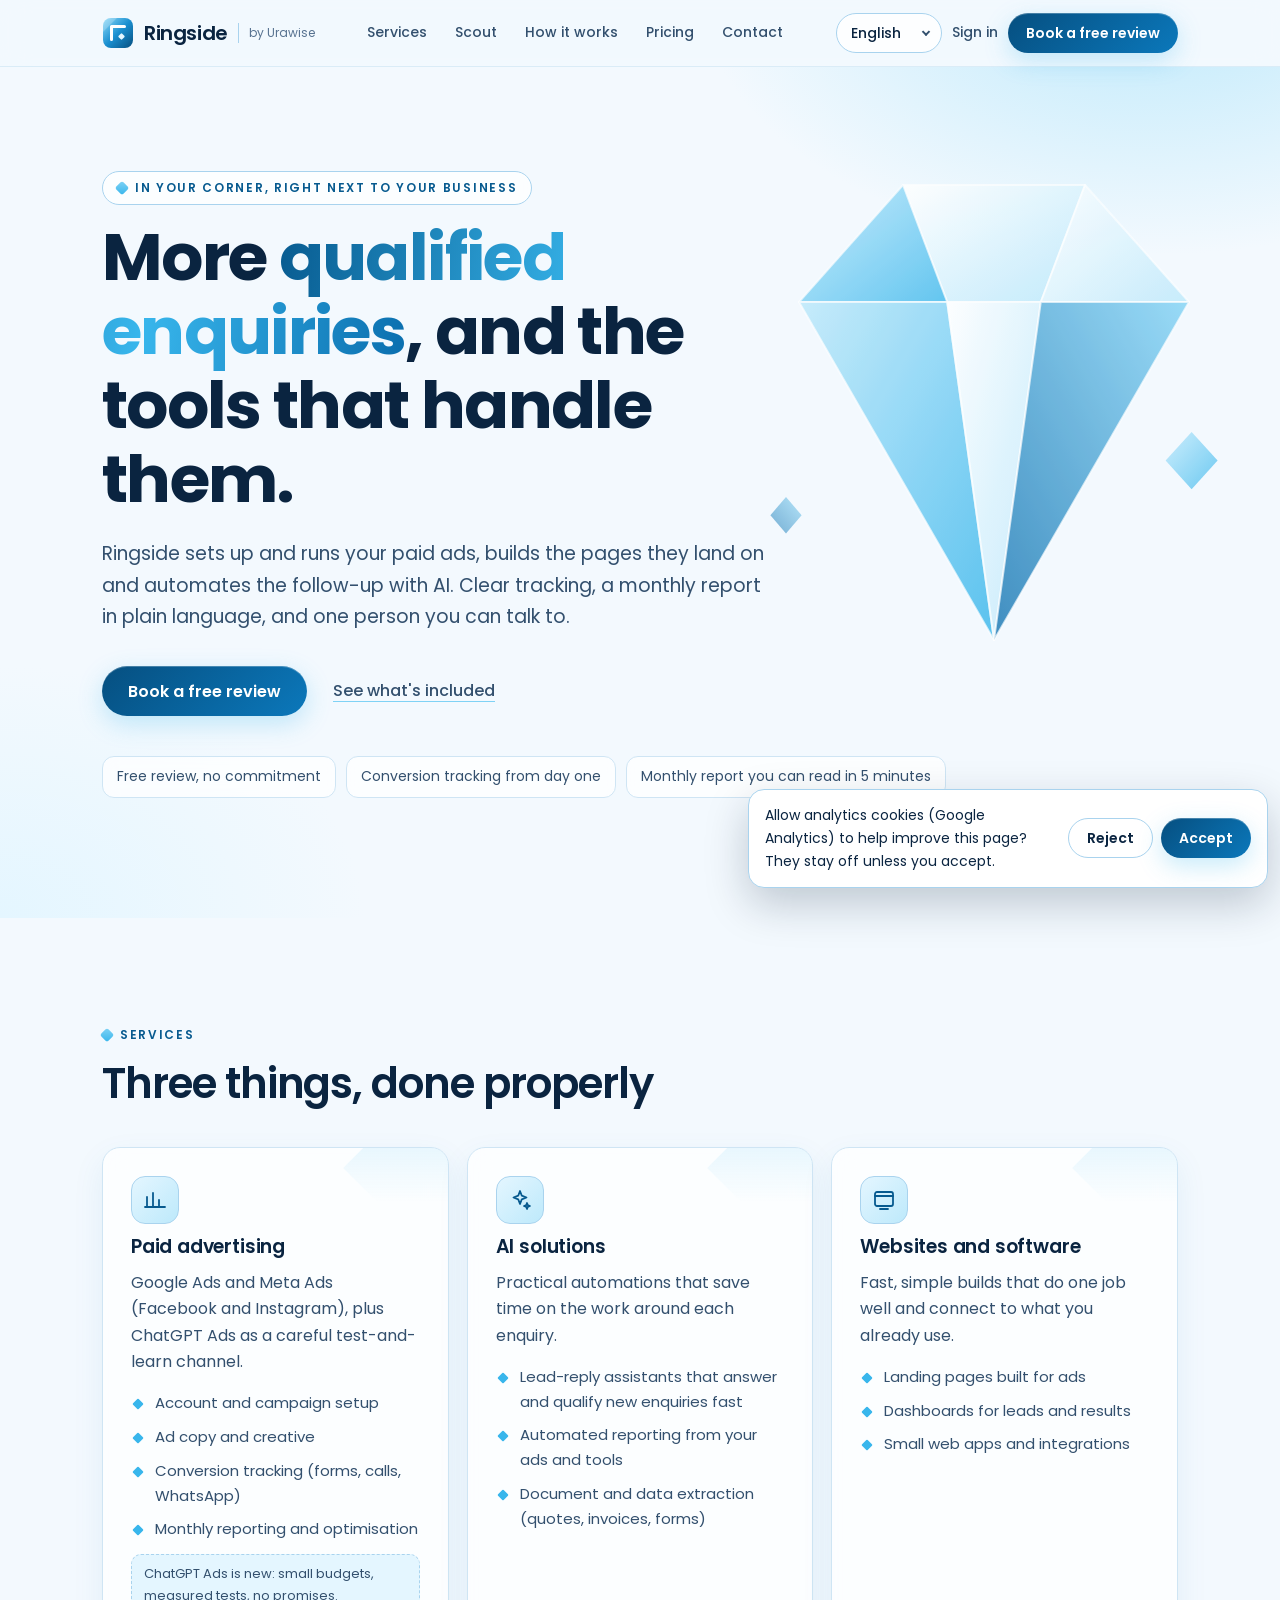
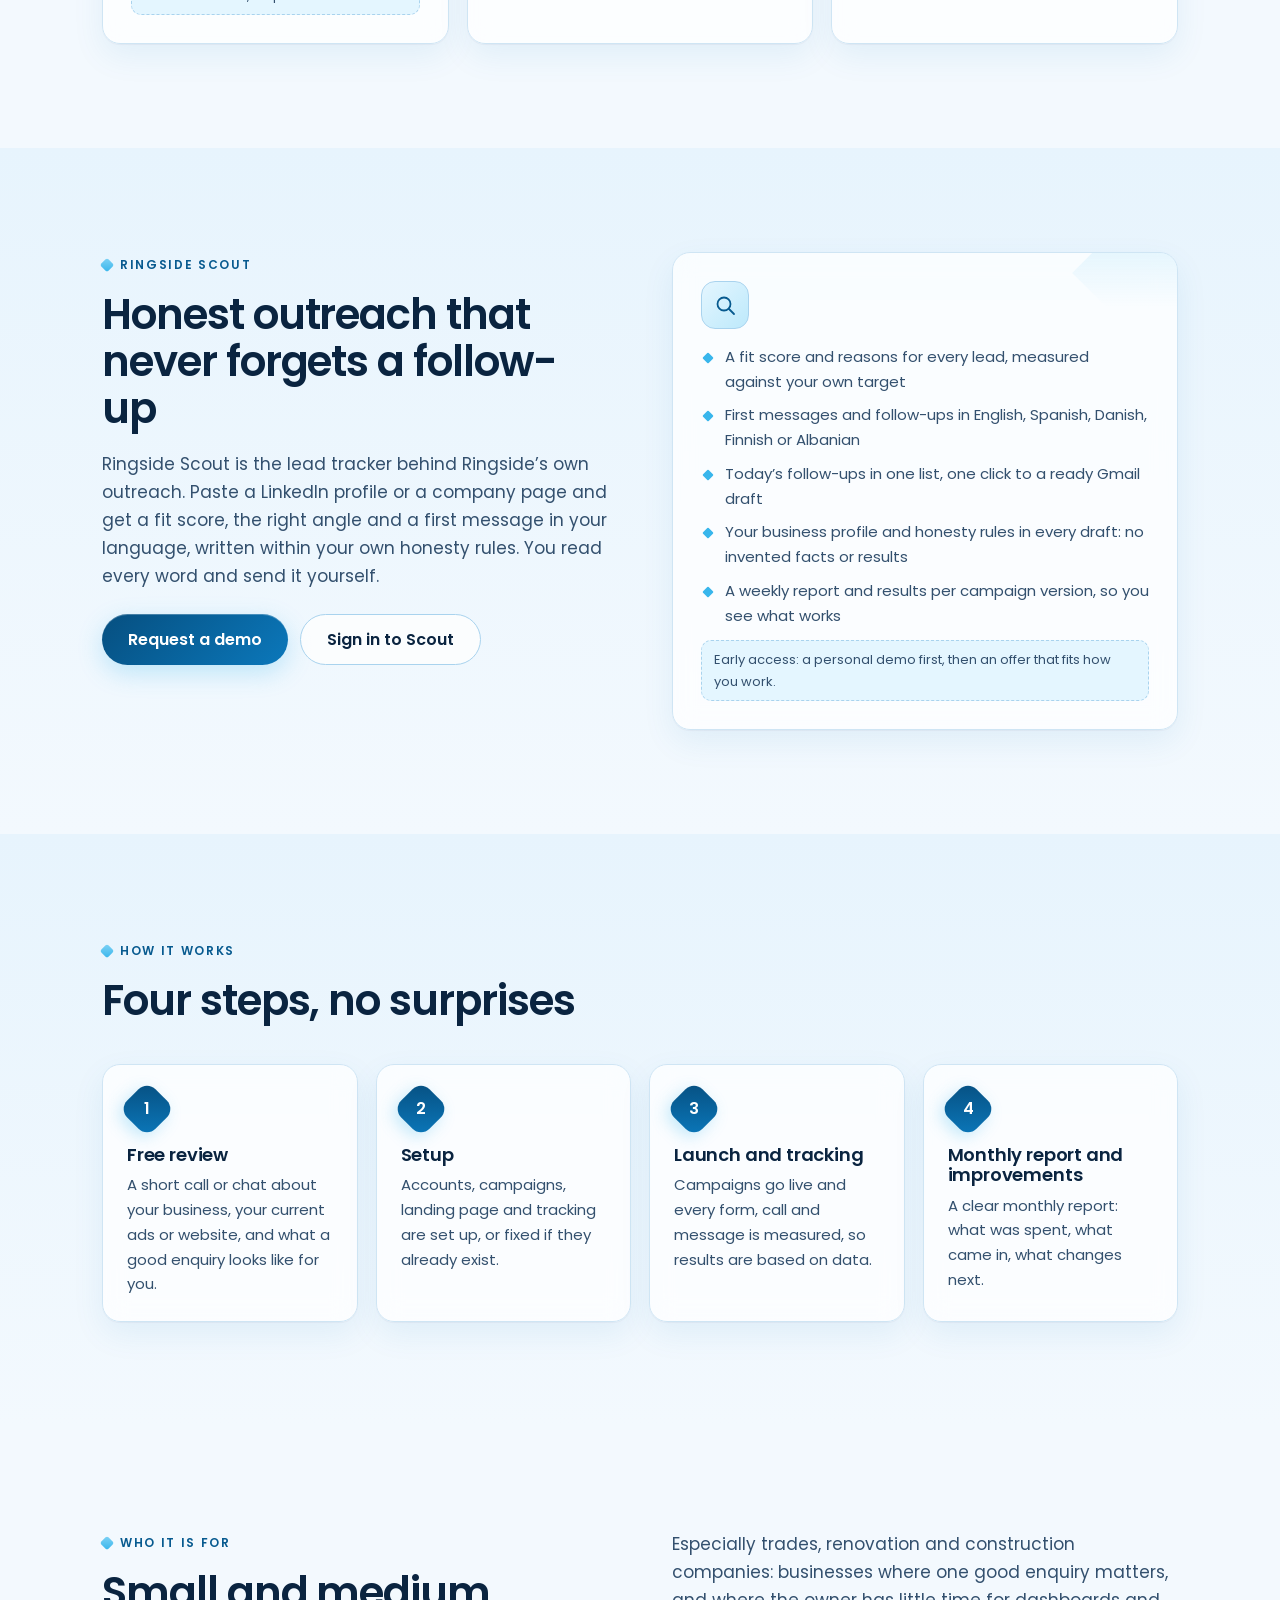
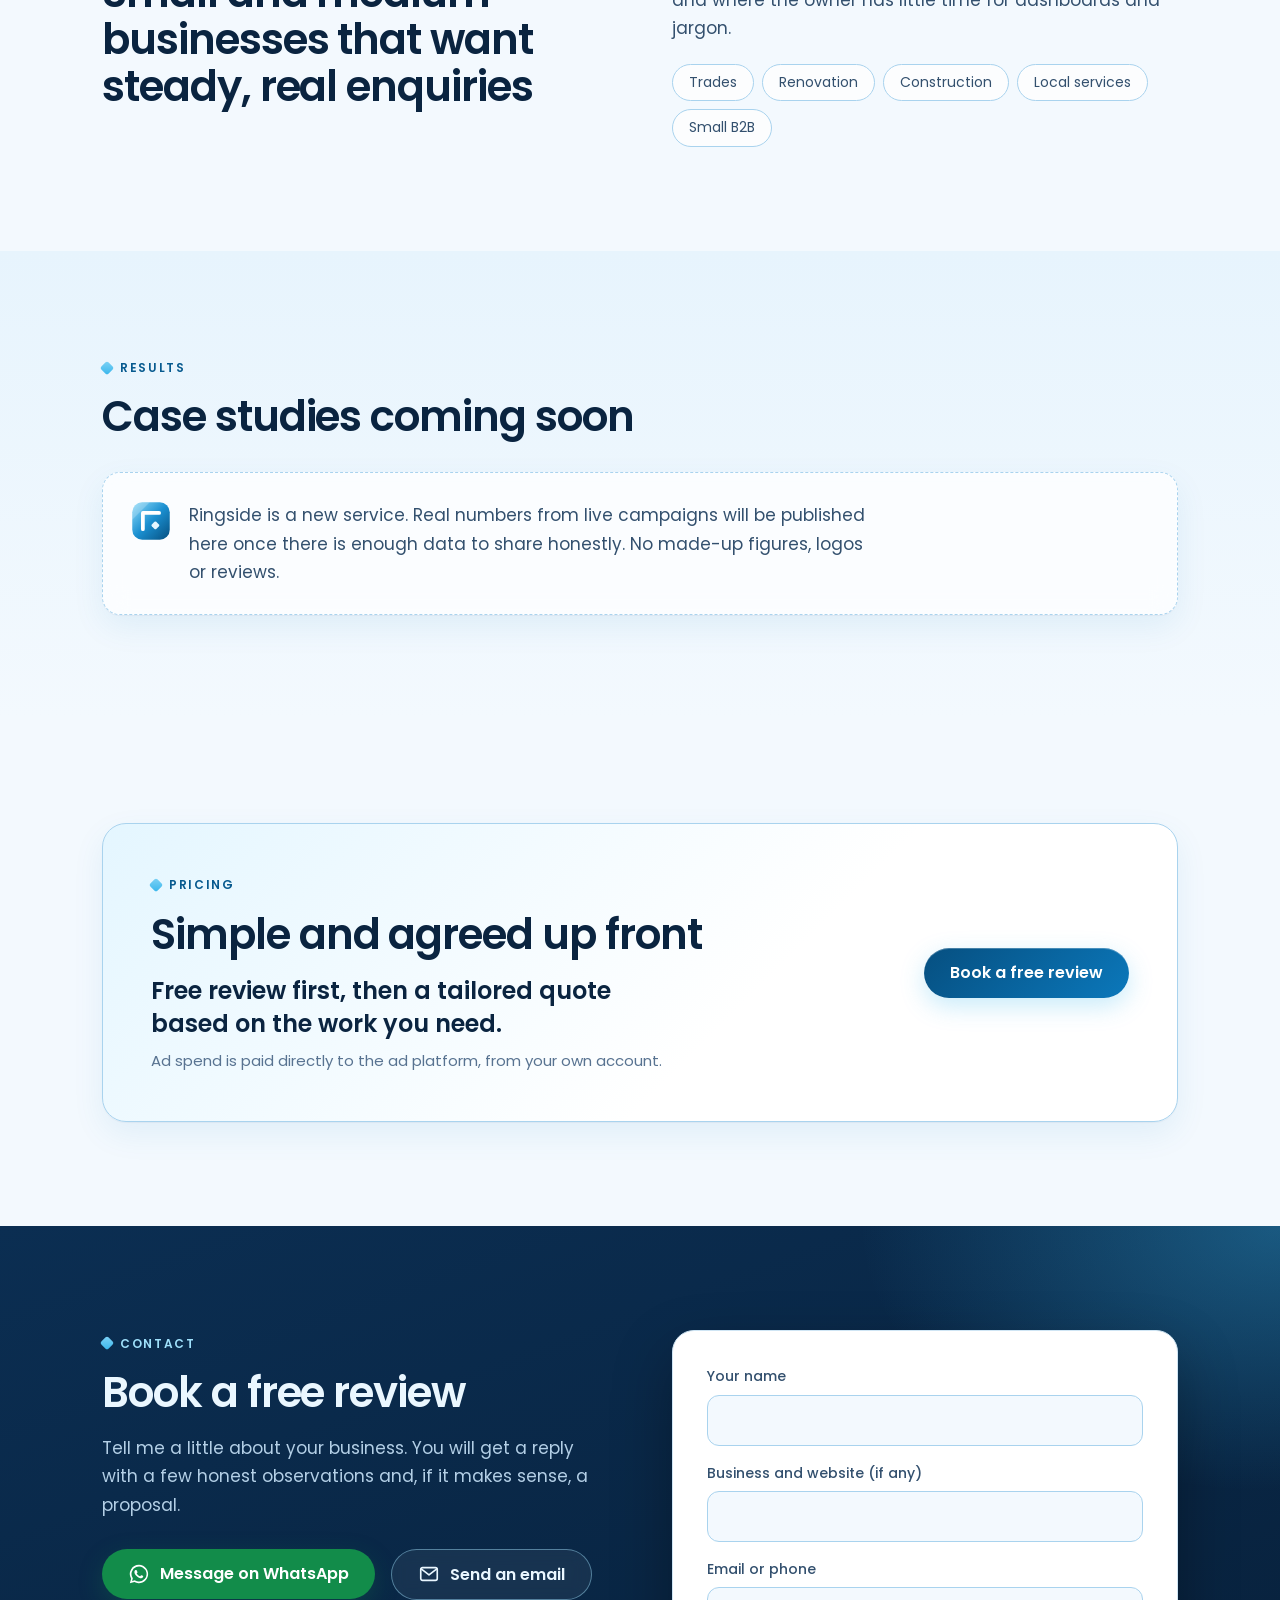
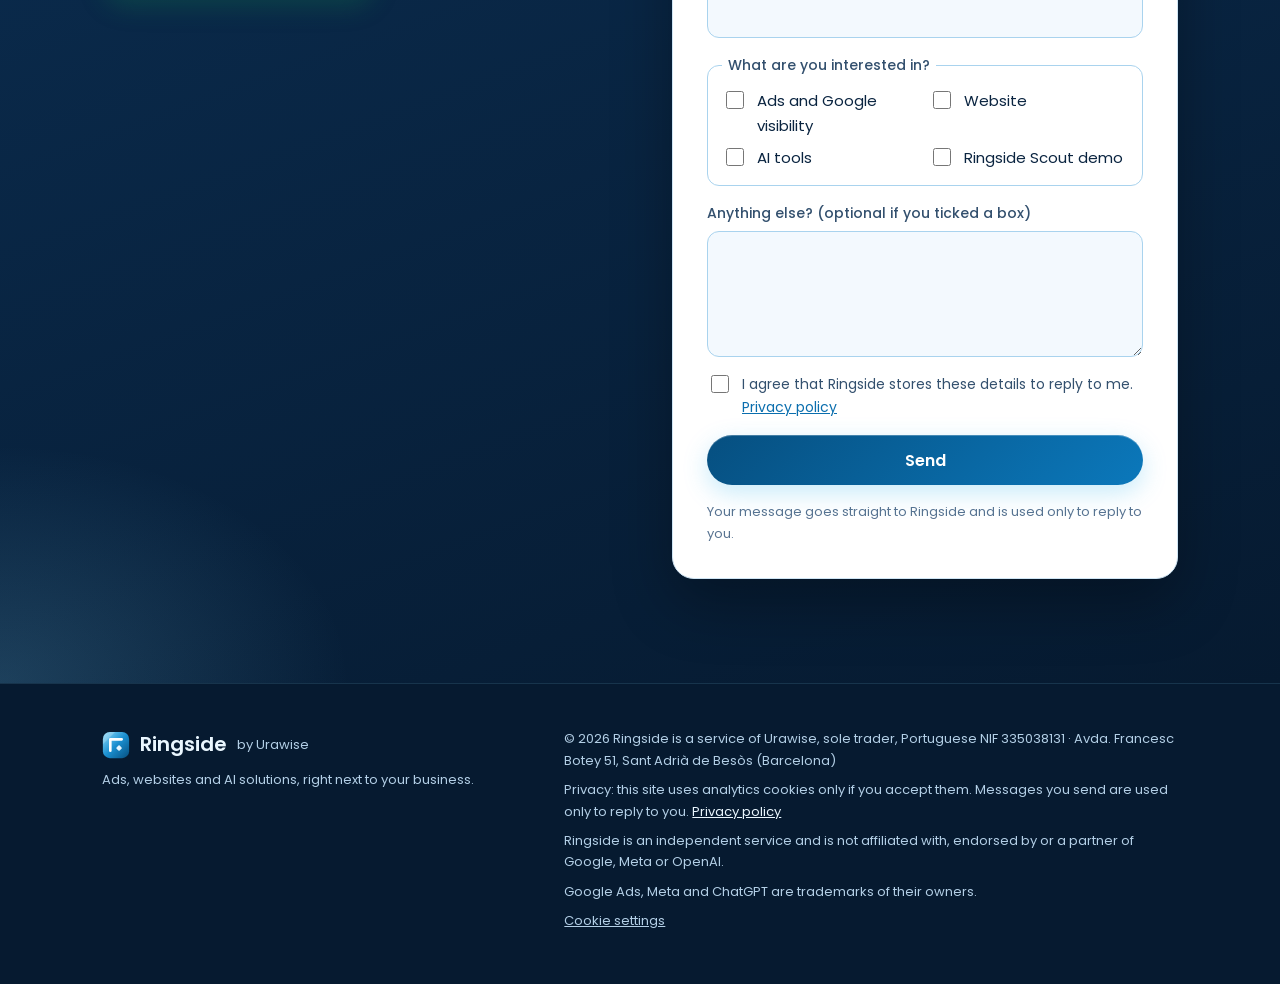
<file: index.html>
<!doctype html>
<html lang="en">
<head>
  <meta charset="utf-8">
  <meta name="viewport" content="width=device-width, initial-scale=1">
  <title>Ringside by Urawise · Ads, websites and AI solutions</title>
  <meta name="description" content="Google Ads, Meta Ads, AI assistants and websites for small and medium businesses, especially trades, renovation and construction. Start with a free review.">
  <link rel="canonical" href="https://ringside.urawise.eu/">
  <meta name="theme-color" content="#f3f9fe" media="(prefers-color-scheme: light)">
  <meta name="theme-color" content="#05111f" media="(prefers-color-scheme: dark)">
  <meta name="color-scheme" content="light dark">

  <meta property="og:type" content="website">
  <meta property="og:site_name" content="Ringside by Urawise">
  <meta property="og:url" content="https://ringside.urawise.eu/">
  <meta property="og:title" content="Ringside by Urawise · Ads, websites and AI solutions">
  <meta property="og:description" content="Ads, websites and AI solutions, right next to your business. Start with a free review.">
  <meta property="og:image" content="https://ringside.urawise.eu/og-image.png">
  <meta property="og:image:width" content="1200">
  <meta property="og:image:height" content="630">
  <meta property="og:locale" content="en_GB">
  <meta property="og:locale:alternate" content="es_ES">
  <meta property="og:locale:alternate" content="da_DK">
  <meta property="og:locale:alternate" content="sq_AL">
  <meta property="og:locale:alternate" content="fi_FI">
  <meta name="twitter:card" content="summary_large_image">

  <link rel="icon" href="/favicon.svg" type="image/svg+xml">
  <link rel="icon" href="/favicon-32.png" sizes="32x32" type="image/png">
  <link rel="apple-touch-icon" href="/apple-touch-icon.png">

  <link rel="preconnect" href="https://fonts.googleapis.com">
  <link rel="preconnect" href="https://fonts.gstatic.com" crossorigin>
  <link rel="stylesheet" href="https://fonts.googleapis.com/css2?family=Poppins:wght@400;500;600;700&display=swap">
  <link rel="stylesheet" href="/styles.css">
  <script src="/config.js"></script>
  <script src="/i18n.js" defer></script>
  <script src="/main.js" defer></script>
</head>
<body>
  <a class="skip-link" href="#main" data-i18n="skip">Skip to content</a>

  <header class="site-header">
    <div class="wrap header-inner">
      <a class="brand" href="#top" aria-label="Ringside by Urawise, home">
        <img class="brand-mark" src="/favicon.svg" alt="" width="32" height="32">
        <span class="brand-name">Ringside</span>
        <span class="brand-by">by Urawise</span>
      </a>
      <nav class="site-nav" aria-label="Main">
        <a href="#services" data-i18n="nav.services">Services</a>
        <a href="#scout" data-i18n="nav.scout">Scout</a>
        <a href="#how" data-i18n="nav.how">How it works</a>
        <a href="#pricing" data-i18n="nav.pricing">Pricing</a>
        <a href="#contact" data-i18n="nav.contact">Contact</a>
      </nav>
      <div class="header-actions">
        <label class="lang-select">
          <span class="visually-hidden" data-i18n="lang.label">Language</span>
          <select data-lang-select>
            <option value="en" lang="en">English</option>
            <option value="es" lang="es">Español</option>
            <option value="da" lang="da">Dansk</option>
            <option value="sq" lang="sq">Shqip</option>
            <option value="fi" lang="fi">Suomi</option>
          </select>
        </label>
        <a class="signin-link" href="https://scout.urawise.eu/login" data-i18n="nav.signin">Sign in</a>
        <a class="btn btn-small" href="#contact" data-review-link data-i18n="cta.review">Book a free review</a>
      </div>
    </div>
  </header>

  <main id="main">
    <!-- HERO -->
    <section class="hero" id="top">
      <div class="hero-crystal" aria-hidden="true">
        <svg viewBox="0 0 400 440">
          <defs>
            <linearGradient id="cr-a" x1="0" y1="0" x2="1" y2="1"><stop offset="0" stop-color="#ffffff"/><stop offset="1" stop-color="#bde9fb"/></linearGradient>
            <linearGradient id="cr-b" x1="0" y1="0" x2="1" y2="1"><stop offset="0" stop-color="#bde9fb"/><stop offset="1" stop-color="#38b6ec"/></linearGradient>
            <linearGradient id="cr-c" x1="1" y1="0" x2="0" y2="1"><stop offset="0" stop-color="#7fd2f5"/><stop offset="1" stop-color="#0a6eae"/></linearGradient>
          </defs>
          <g stroke="#ffffff" stroke-opacity=".7" stroke-width="1.5" stroke-linejoin="round">
            <polygon points="130,60 270,60 236,150 164,150" fill="url(#cr-a)"/>
            <polygon points="50,150 130,60 164,150" fill="url(#cr-b)" opacity=".85"/>
            <polygon points="270,60 350,150 236,150" fill="url(#cr-a)" opacity=".9"/>
            <polygon points="50,150 164,150 200,410" fill="url(#cr-b)" opacity=".9"/>
            <polygon points="164,150 236,150 200,410" fill="url(#cr-a)" opacity=".95"/>
            <polygon points="236,150 350,150 200,410" fill="url(#cr-c)" opacity=".85"/>
          </g>
          <polygon points="352,250 372,272 352,294 332,272" fill="url(#cr-b)" opacity=".8"/>
          <polygon points="40,300 52,314 40,328 28,314" fill="url(#cr-c)" opacity=".6"/>
        </svg>
      </div>
      <div class="wrap hero-inner">
        <p class="eyebrow" data-i18n="hero.eyebrow">In your corner, right next to your business</p>
        <h1 data-i18n="hero.title">More <span class="shine">qualified enquiries</span>, and the tools that handle them.</h1>
        <p class="lead" data-i18n="hero.lead">Ringside sets up and runs your paid ads, builds the pages they land on and automates the follow-up with AI. Clear tracking, a monthly report in plain language, and one person you can talk to.</p>
        <div class="hero-actions">
          <a class="btn" href="#contact" data-review-link data-i18n="cta.review">Book a free review</a>
          <a class="text-link" href="#services" data-i18n="hero.secondary">See what's included</a>
        </div>
        <ul class="hero-points" aria-label="Highlights">
          <li data-i18n="hero.p1">Free review, no commitment</li>
          <li data-i18n="hero.p2">Conversion tracking from day one</li>
          <li data-i18n="hero.p3">Monthly report you can read in 5 minutes</li>
        </ul>
      </div>
    </section>

    <!-- SERVICES -->
    <section class="section" id="services" aria-labelledby="services-title">
      <div class="wrap">
        <p class="eyebrow" data-i18n="services.eyebrow">Services</p>
        <h2 id="services-title" data-i18n="services.title">Three things, done properly</h2>
        <div class="cards">
          <article class="card glass">
            <div class="card-icon" aria-hidden="true"><svg viewBox="0 0 24 24"><path d="M4 19V9M10 19V5M16 19v-7M22 19H2" /></svg></div>
            <h3 data-i18n="s1.title">Paid advertising</h3>
            <p data-i18n="s1.body">Google Ads and Meta Ads (Facebook and Instagram), plus ChatGPT Ads as a careful test-and-learn channel.</p>
            <ul class="ticks">
              <li data-i18n="s1.l1">Account and campaign setup</li>
              <li data-i18n="s1.l2">Ad copy and creative</li>
              <li data-i18n="s1.l3">Conversion tracking (forms, calls, WhatsApp)</li>
              <li data-i18n="s1.l4">Monthly reporting and optimisation</li>
            </ul>
            <p class="tag" data-i18n="s1.tag">ChatGPT Ads is new: small budgets, measured tests, no promises.</p>
          </article>
          <article class="card glass">
            <div class="card-icon" aria-hidden="true"><svg viewBox="0 0 24 24"><path d="M12 3l1.8 4.7L18.5 9.5 13.8 11.3 12 16l-1.8-4.7L5.5 9.5l4.7-1.8z" /><path d="M19 15l.8 2.2L22 18l-2.2.8L19 21l-.8-2.2L16 18l2.2-.8z" /></svg></div>
            <h3 data-i18n="s2.title">AI solutions</h3>
            <p data-i18n="s2.body">Practical automations that save time on the work around each enquiry.</p>
            <ul class="ticks">
              <li data-i18n="s2.l1">Lead-reply assistants that answer and qualify new enquiries fast</li>
              <li data-i18n="s2.l2">Automated reporting from your ads and tools</li>
              <li data-i18n="s2.l3">Document and data extraction (quotes, invoices, forms)</li>
            </ul>
          </article>
          <article class="card glass">
            <div class="card-icon" aria-hidden="true"><svg viewBox="0 0 24 24"><rect x="3" y="4" width="18" height="14" rx="2" /><path d="M3 8h18M8 21h8" /></svg></div>
            <h3 data-i18n="s3.title">Websites and software</h3>
            <p data-i18n="s3.body">Fast, simple builds that do one job well and connect to what you already use.</p>
            <ul class="ticks">
              <li data-i18n="s3.l1">Landing pages built for ads</li>
              <li data-i18n="s3.l2">Dashboards for leads and results</li>
              <li data-i18n="s3.l3">Small web apps and integrations</li>
            </ul>
          </article>
        </div>
      </div>
    </section>

    <!-- RINGSIDE SCOUT -->
    <section class="section section-alt" id="scout" aria-labelledby="scout-title">
      <div class="wrap split">
        <div class="scout-intro">
          <p class="eyebrow" data-i18n="scout.eyebrow">Ringside Scout</p>
          <h2 id="scout-title" data-i18n="scout.title">Honest outreach that never forgets a follow-up</h2>
          <p data-i18n="scout.body">Ringside Scout is the lead tracker behind Ringside’s own outreach. Paste a LinkedIn profile or a company page and get a fit score, the right angle and a first message in your language, written within your own honesty rules. You read every word and send it yourself.</p>
          <div class="scout-actions">
            <a class="btn" href="#contact" data-interest="scout" data-i18n="scout.demo">Request a demo</a>
            <a class="btn btn-ghost" href="https://scout.urawise.eu/login" data-i18n="scout.signin">Sign in to Scout</a>
          </div>
        </div>
        <article class="card glass">
          <div class="card-icon" aria-hidden="true"><svg viewBox="0 0 24 24"><circle cx="11" cy="11" r="6.5" /><path d="M16 16l5 5" /></svg></div>
          <ul class="ticks">
            <li data-i18n="scout.l1">A fit score and reasons for every lead, measured against your own target</li>
            <li data-i18n="scout.l2">First messages and follow-ups in English, Spanish, Danish, Finnish or Albanian</li>
            <li data-i18n="scout.l3">Today’s follow-ups in one list, one click to a ready Gmail draft</li>
            <li data-i18n="scout.l4">Your business profile and honesty rules in every draft: no invented facts or results</li>
            <li data-i18n="scout.l5">A weekly report and results per campaign version, so you see what works</li>
          </ul>
          <p class="tag" data-i18n="scout.tag">Early access: a personal demo first, then an offer that fits how you work.</p>
        </article>
      </div>
    </section>

    <!-- HOW IT WORKS -->
    <section class="section section-alt" id="how" aria-labelledby="how-title">
      <div class="wrap">
        <p class="eyebrow" data-i18n="how.eyebrow">How it works</p>
        <h2 id="how-title" data-i18n="how.title">Four steps, no surprises</h2>
        <ol class="steps">
          <li class="glass">
            <span class="step-num"><span>1</span></span>
            <h3 data-i18n="how.1t">Free review</h3>
            <p data-i18n="how.1b">A short call or chat about your business, your current ads or website, and what a good enquiry looks like for you.</p>
          </li>
          <li class="glass">
            <span class="step-num"><span>2</span></span>
            <h3 data-i18n="how.2t">Setup</h3>
            <p data-i18n="how.2b">Accounts, campaigns, landing page and tracking are set up, or fixed if they already exist.</p>
          </li>
          <li class="glass">
            <span class="step-num"><span>3</span></span>
            <h3 data-i18n="how.3t">Launch and tracking</h3>
            <p data-i18n="how.3b">Campaigns go live and every form, call and message is measured, so results are based on data.</p>
          </li>
          <li class="glass">
            <span class="step-num"><span>4</span></span>
            <h3 data-i18n="how.4t">Monthly report and improvements</h3>
            <p data-i18n="how.4b">A clear monthly report: what was spent, what came in, what changes next.</p>
          </li>
        </ol>
      </div>
    </section>

    <!-- WHO IT IS FOR -->
    <section class="section" id="who" aria-labelledby="who-title">
      <div class="wrap split">
        <div>
          <p class="eyebrow" data-i18n="who.eyebrow">Who it is for</p>
          <h2 id="who-title" data-i18n="who.title">Small and medium businesses that want steady, real enquiries</h2>
        </div>
        <div>
          <p data-i18n="who.body">Especially trades, renovation and construction companies: businesses where one good enquiry matters, and where the owner has little time for dashboards and jargon.</p>
          <ul class="chips">
            <li data-i18n="who.c1">Trades</li>
            <li data-i18n="who.c2">Renovation</li>
            <li data-i18n="who.c3">Construction</li>
            <li data-i18n="who.c4">Local services</li>
            <li data-i18n="who.c5">Small B2B</li>
          </ul>
        </div>
      </div>
    </section>

    <!-- PROOF -->
    <section class="section section-alt" id="results" aria-labelledby="results-title">
      <div class="wrap">
        <p class="eyebrow" data-i18n="proof.eyebrow">Results</p>
        <h2 id="results-title" data-i18n="proof.title">Case studies coming soon</h2>
        <div class="proof-empty glass">
          <img src="/favicon.svg" alt="" width="40" height="40">
          <p data-i18n="proof.body">Ringside is a new service. Real numbers from live campaigns will be published here once there is enough data to share honestly. No made-up figures, logos or reviews.</p>
        </div>

        <!--
          When you have real, permissioned results, replace the paragraph above and
          uncomment this block. Keep the numbers exact and the source clear.

        <div class="proof-grid">
          <figure class="proof-card">
            <p class="proof-number">[RESULT]</p>
            <figcaption>[WHAT THE RESULT MEANS, CAMPAIGN AND PERIOD]</figcaption>
          </figure>
          <blockquote class="proof-card quote">
            <p>“[CLIENT TESTIMONIAL]”</p>
            <footer>[CLIENT NAME], [BUSINESS]</footer>
          </blockquote>
        </div>
        -->
      </div>
    </section>

    <!-- PRICING -->
    <section class="section" id="pricing" aria-labelledby="pricing-title">
      <div class="wrap">
        <div class="pricing-box">
          <div>
            <p class="eyebrow" data-i18n="pricing.eyebrow">Pricing</p>
            <h2 id="pricing-title" data-i18n="pricing.title">Simple and agreed up front</h2>
            <p class="price" data-i18n="pricing.text">Free review first, then a tailored quote based on the work you need.</p>
            <p class="muted" data-i18n="pricing.note">Ad spend is paid directly to the ad platform, from your own account.</p>
          </div>
          <a class="btn" href="#contact" data-review-link data-i18n="cta.review">Book a free review</a>
        </div>
      </div>
    </section>

    <!-- CONTACT -->
    <section class="section section-dark" id="contact" aria-labelledby="contact-title">
      <div class="wrap split">
        <div>
          <p class="eyebrow" data-i18n="contact.eyebrow">Contact</p>
          <h2 id="contact-title" data-i18n="contact.title">Book a free review</h2>
          <p data-i18n="contact.body">Tell me a little about your business. You will get a reply with a few honest observations and, if it makes sense, a proposal.</p>
          <div class="contact-actions">
            <a class="btn btn-whatsapp" href="#contact" data-whatsapp target="_blank" rel="noopener">
              <svg viewBox="0 0 24 24" aria-hidden="true"><path fill="currentColor" d="M12 2a10 10 0 0 0-8.6 15.1L2 22l5-1.3A10 10 0 1 0 12 2zm0 18.2c-1.5 0-3-.4-4.2-1.2l-.3-.2-3 .8.8-2.9-.2-.3A8.2 8.2 0 1 1 12 20.2zm4.5-6.1c-.2-.1-1.5-.7-1.7-.8-.2-.1-.4-.1-.6.1l-.8 1c-.1.2-.3.2-.5.1a6.7 6.7 0 0 1-3.3-2.9c-.2-.4.2-.4.7-1.3.1-.2 0-.3 0-.4l-.8-1.8c-.2-.5-.4-.4-.6-.4h-.5c-.2 0-.4.1-.6.3-.2.2-.8.8-.8 2s.8 2.3.9 2.5c.1.2 1.6 2.5 4 3.5 1.5.6 2.1.7 2.8.6.5-.1 1.5-.6 1.7-1.2.2-.6.2-1.1.2-1.2-.1-.1-.3-.2-.5-.3z"/></svg>
              <span data-i18n="contact.whatsapp">Message on WhatsApp</span>
            </a>
            <a class="btn btn-outline-light" href="#contact" data-email-link>
              <svg viewBox="0 0 24 24" aria-hidden="true"><rect x="3" y="5" width="18" height="14" rx="2" fill="none" stroke="currentColor" stroke-width="1.8"/><path d="M3.5 6.5 12 13l8.5-6.5" fill="none" stroke="currentColor" stroke-width="1.8" stroke-linecap="round" stroke-linejoin="round"/></svg>
              <span data-i18n="contact.email">Send an email</span>
            </a>
          </div>
        </div>

        <div class="contact-box">
        <form class="contact-form" id="contact-form" novalidate>
          <div class="field">
            <label for="f-name" data-i18n="form.name">Your name</label>
            <input id="f-name" name="name" type="text" autocomplete="name" maxlength="200" required>
          </div>
          <div class="field">
            <label for="f-business" data-i18n="form.business">Business and website (if any)</label>
            <input id="f-business" name="business" type="text" autocomplete="organization" maxlength="300">
          </div>
          <div class="field">
            <label for="f-email" data-i18n="form.email">Email or phone</label>
            <input id="f-email" name="contact" type="text" autocomplete="email" maxlength="200" required>
          </div>
          <fieldset class="interests">
            <legend data-i18n="form.interests">What are you interested in?</legend>
            <label class="check"><input type="checkbox" name="interests" value="ads"> <span data-i18n="form.i.ads">Ads and Google visibility</span></label>
            <label class="check"><input type="checkbox" name="interests" value="website"> <span data-i18n="form.i.website">Website</span></label>
            <label class="check"><input type="checkbox" name="interests" value="ai"> <span data-i18n="form.i.ai">AI tools</span></label>
            <label class="check"><input type="checkbox" name="interests" value="scout"> <span data-i18n="form.i.scout">Ringside Scout demo</span></label>
          </fieldset>
          <div class="field">
            <label for="f-message" data-i18n="form.message">Anything else? (optional if you ticked a box)</label>
            <textarea id="f-message" name="message" rows="4" maxlength="3000"></textarea>
          </div>
          <div class="hp" aria-hidden="true">
            <label for="f-hp">Leave this empty</label>
            <input id="f-hp" name="hp" type="text" tabindex="-1" autocomplete="off">
          </div>
          <label class="check consent"><input type="checkbox" name="consent" required> <span data-i18n="form.consent">I agree that Ringside stores these details to reply to me. <a href="/privacy">Privacy policy</a></span></label>
          <button class="btn btn-block" type="submit" data-i18n="form.submit">Send</button>
          <p class="form-note" data-i18n="form.note">Your message goes straight to Ringside and is used only to reply to you.</p>
          <p class="form-error" role="alert" hidden data-i18n="form.error">Please add your name, an email or phone number, tick a box or write a message, and agree to the privacy note.</p>
          <p class="form-error" role="alert" hidden data-form-rate data-i18n="form.rate">Too many messages from here in a short time. Please try again later, or use email or WhatsApp.</p>
          <p class="form-error" role="alert" hidden data-form-fail><span data-i18n="form.fail">Your message could not be sent right now.</span> <a href="#" data-fallback data-i18n="form.fallback">Send it by email instead</a></p>
        </form>
        <div class="contact-form form-success" role="status" hidden data-form-success>
          <h3 data-i18n="form.sentTitle">Thanks, your message has arrived</h3>
          <p data-i18n="form.sent">I will reply personally, usually within one working day.</p>
        </div>
        </div>
      </div>
    </section>
  </main>

  <footer class="site-footer">
    <div class="wrap footer-inner">
      <div>
        <p class="footer-brand"><img class="brand-mark" src="/favicon.svg" alt="" width="28" height="28">Ringside <span>by Urawise</span></p>
        <p data-i18n="footer.tagline">Ads, websites and AI solutions, right next to your business.</p>
      </div>
      <div class="footer-legal">
        <p>© <span data-year>2026</span> <span data-i18n="footer.legal">Ringside is a service of Urawise, sole trader, Portuguese NIF 335038131</span> · Avda. Francesc Botey 51, Sant Adrià de Besòs (Barcelona)</p>
        <p data-i18n="footer.privacy">Privacy: this site uses analytics cookies only if you accept them. Messages you send are used only to reply to you. <a href="/privacy">Privacy policy</a></p>
        <p data-i18n="footer.independent">Ringside is an independent service and is not affiliated with, endorsed by or a partner of Google, Meta or OpenAI.</p>
        <p data-i18n="footer.tm">Google Ads, Meta and ChatGPT are trademarks of their owners.</p>
        <p><button type="button" class="link-button" data-cookie-settings data-i18n="footer.cookies">Cookie settings</button></p>
      </div>
    </div>
  </footer>

  <div class="cookie-banner" role="dialog" aria-live="polite" aria-label="Cookies" hidden>
    <p data-i18n="cookie.text">Allow analytics cookies (Google Analytics) to help improve this page? They stay off unless you accept.</p>
    <div class="cookie-actions">
      <button type="button" class="btn btn-small btn-ghost" data-consent="denied" data-i18n="cookie.reject">Reject</button>
      <button type="button" class="btn btn-small" data-consent="granted" data-i18n="cookie.accept">Accept</button>
    </div>
  </div>
</body>
</html>
</file>
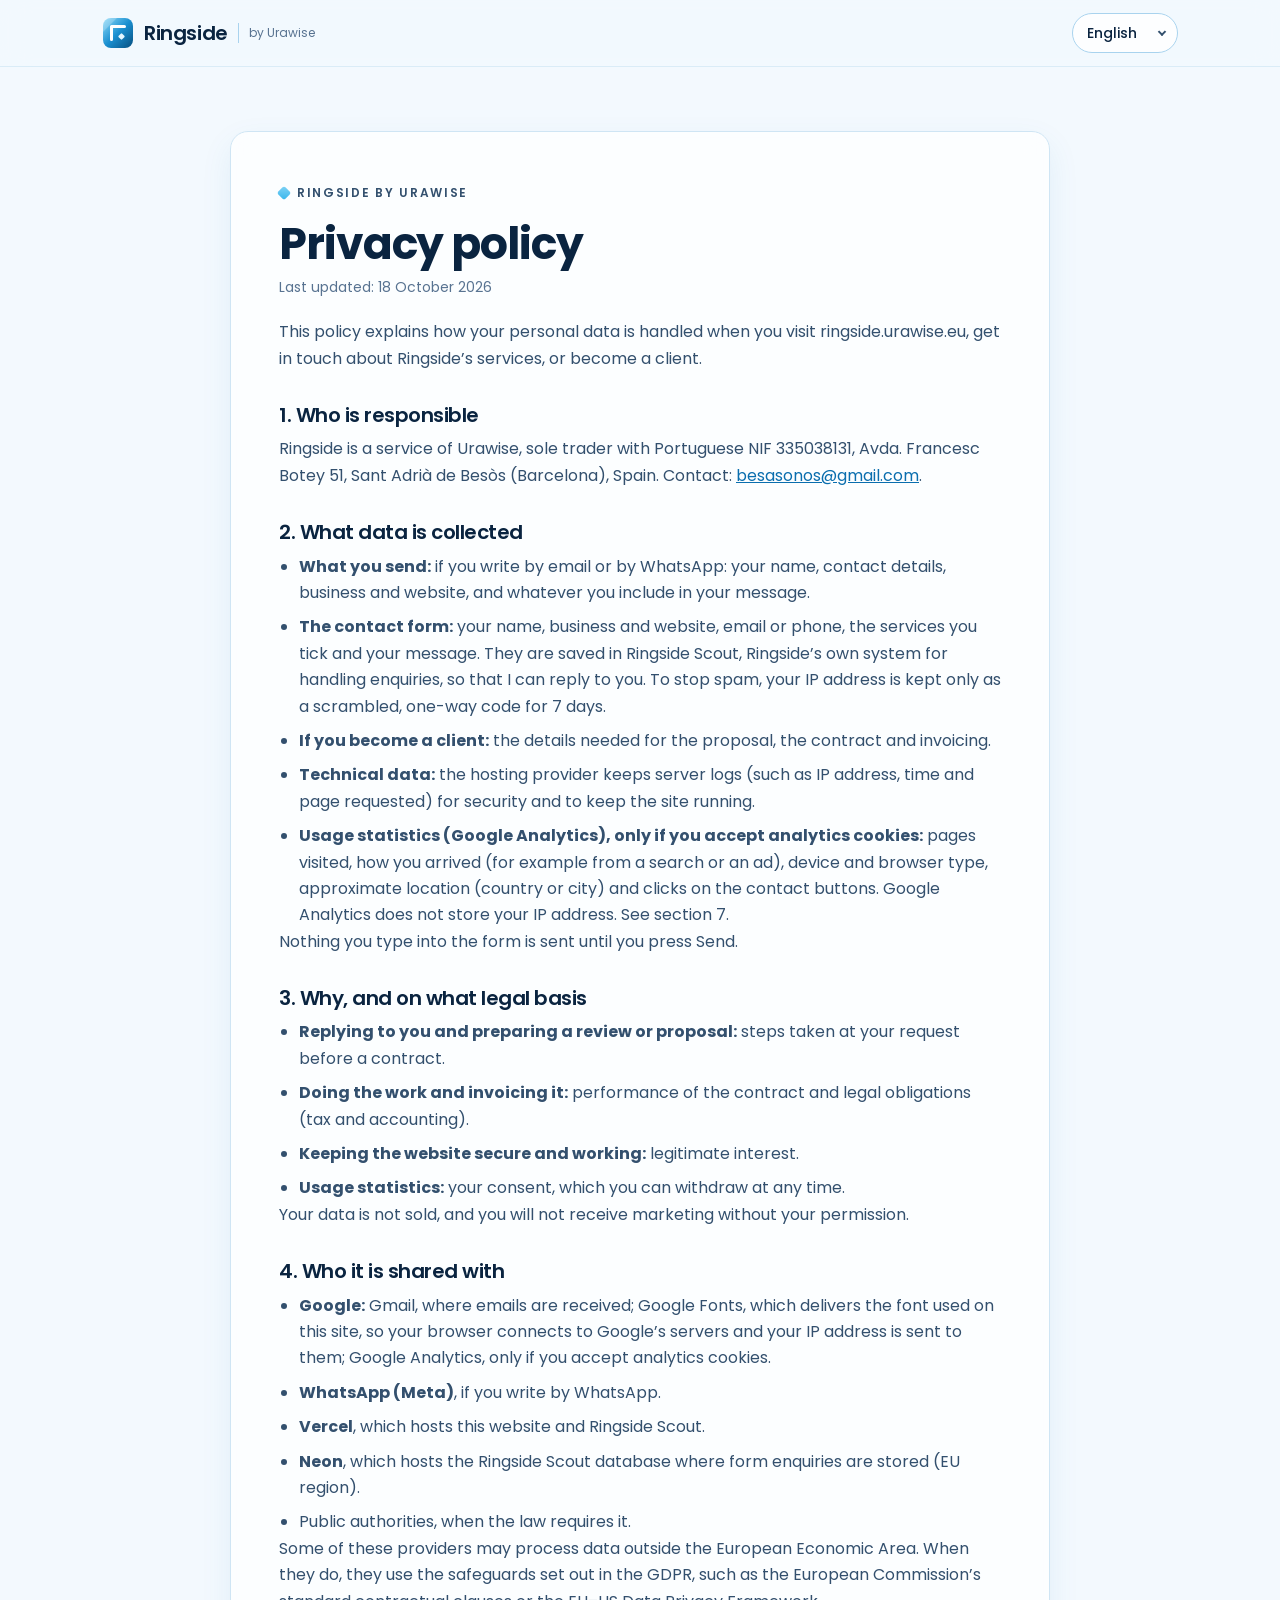
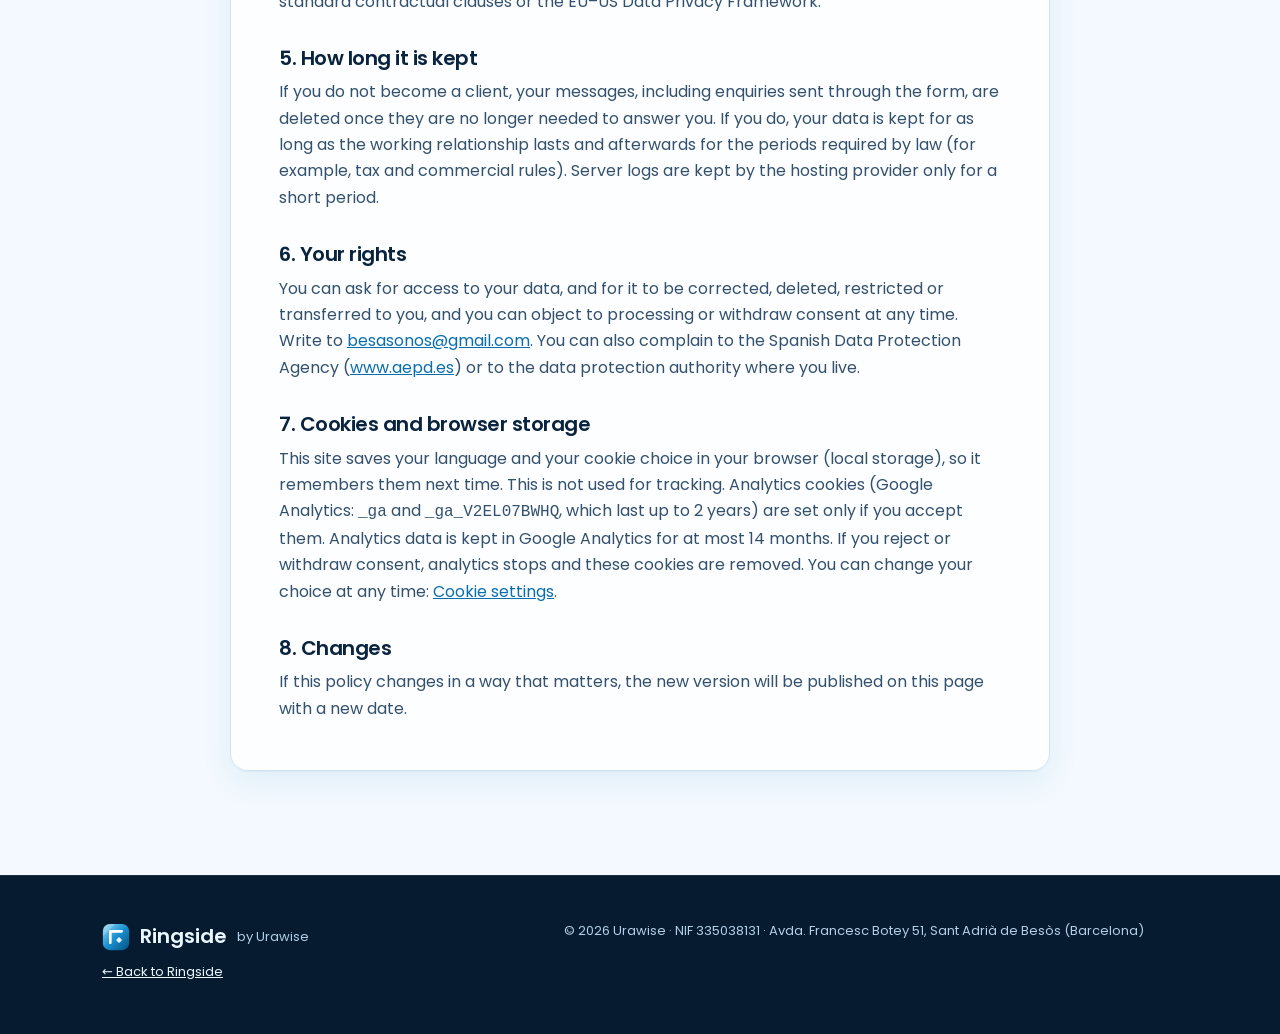
<file: privacy.html>
<!doctype html>
<html lang="en">
<head>
  <meta charset="utf-8">
  <meta name="viewport" content="width=device-width, initial-scale=1">
  <title>Privacy policy · Ringside by Urawise</title>
  <meta name="description" content="How Ringside by Urawise handles personal data: who is responsible, what is collected, why, for how long, and your rights.">
  <link rel="canonical" href="https://ringside.urawise.eu/privacy">
  <meta name="theme-color" content="#f3f9fe" media="(prefers-color-scheme: light)">
  <meta name="theme-color" content="#05111f" media="(prefers-color-scheme: dark)">
  <meta name="color-scheme" content="light dark">
  <link rel="icon" href="/favicon.svg" type="image/svg+xml">
  <link rel="icon" href="/favicon-32.png" sizes="32x32" type="image/png">
  <link rel="apple-touch-icon" href="/apple-touch-icon.png">
  <link rel="preconnect" href="https://fonts.googleapis.com">
  <link rel="preconnect" href="https://fonts.gstatic.com" crossorigin>
  <link rel="stylesheet" href="https://fonts.googleapis.com/css2?family=Poppins:wght@400;500;600;700&display=swap">
  <link rel="stylesheet" href="/styles.css">
  <script src="/privacy.js" defer></script>
</head>
<body>
  <header class="site-header">
    <div class="wrap header-inner">
      <a class="brand" href="/" aria-label="Ringside by Urawise, home">
        <img class="brand-mark" src="/favicon.svg" alt="" width="32" height="32">
        <span class="brand-name">Ringside</span>
        <span class="brand-by">by Urawise</span>
      </a>
      <div class="header-actions">
        <label class="lang-select">
          <span class="visually-hidden">Language</span>
          <select data-lang-select>
            <option value="en" lang="en">English</option>
            <option value="es" lang="es">Español</option>
            <option value="da" lang="da">Dansk</option>
            <option value="sq" lang="sq">Shqip</option>
            <option value="fi" lang="fi">Suomi</option>
          </select>
        </label>
      </div>
    </div>
  </header>

  <main class="section legal-page">
    <div class="wrap">

<!-- ================= ENGLISH ================= -->
<article class="legal glass" data-lang-block="en" lang="en" data-title="Privacy policy · Ringside by Urawise">
  <p class="eyebrow">Ringside by Urawise</p>
  <h1>Privacy policy</h1>
  <p class="legal-updated">Last updated: 18 October 2026</p>
  <p>This policy explains how your personal data is handled when you visit ringside.urawise.eu, get in touch about Ringside’s services, or become a client.</p>

  <h2>1. Who is responsible</h2>
  <p>Ringside is a service of Urawise, sole trader with Portuguese NIF 335038131, Avda. Francesc Botey 51, Sant Adrià de Besòs (Barcelona), Spain. Contact: <a href="mailto:besasonos@gmail.com">besasonos@gmail.com</a>.</p>

  <h2>2. What data is collected</h2>
  <ul>
    <li><strong>What you send:</strong> if you write by email or by WhatsApp: your name, contact details, business and website, and whatever you include in your message.</li>
    <li><strong>The contact form:</strong> your name, business and website, email or phone, the services you tick and your message. They are saved in Ringside Scout, Ringside’s own system for handling enquiries, so that I can reply to you. To stop spam, your IP address is kept only as a scrambled, one-way code for 7 days.</li>
    <li><strong>If you become a client:</strong> the details needed for the proposal, the contract and invoicing.</li>
    <li><strong>Technical data:</strong> the hosting provider keeps server logs (such as IP address, time and page requested) for security and to keep the site running.</li>
    <li><strong>Usage statistics (Google Analytics), only if you accept analytics cookies:</strong> pages visited, how you arrived (for example from a search or an ad), device and browser type, approximate location (country or city) and clicks on the contact buttons. Google Analytics does not store your IP address. See section 7.</li>
  </ul>
  <p>Nothing you type into the form is sent until you press Send.</p>

  <h2>3. Why, and on what legal basis</h2>
  <ul>
    <li><strong>Replying to you and preparing a review or proposal:</strong> steps taken at your request before a contract.</li>
    <li><strong>Doing the work and invoicing it:</strong> performance of the contract and legal obligations (tax and accounting).</li>
    <li><strong>Keeping the website secure and working:</strong> legitimate interest.</li>
    <li><strong>Usage statistics:</strong> your consent, which you can withdraw at any time.</li>
  </ul>
  <p>Your data is not sold, and you will not receive marketing without your permission.</p>

  <h2>4. Who it is shared with</h2>
  <ul>
    <li><strong>Google:</strong> Gmail, where emails are received; Google Fonts, which delivers the font used on this site, so your browser connects to Google’s servers and your IP address is sent to them; Google Analytics, only if you accept analytics cookies.</li>
    <li><strong>WhatsApp (Meta)</strong>, if you write by WhatsApp.</li>
    <li><strong>Vercel</strong>, which hosts this website and Ringside Scout.</li>
    <li><strong>Neon</strong>, which hosts the Ringside Scout database where form enquiries are stored (EU region).</li>
    <li>Public authorities, when the law requires it.</li>
  </ul>
  <p>Some of these providers may process data outside the European Economic Area. When they do, they use the safeguards set out in the GDPR, such as the European Commission’s standard contractual clauses or the EU–US Data Privacy Framework.</p>

  <h2>5. How long it is kept</h2>
  <p>If you do not become a client, your messages, including enquiries sent through the form, are deleted once they are no longer needed to answer you. If you do, your data is kept for as long as the working relationship lasts and afterwards for the periods required by law (for example, tax and commercial rules). Server logs are kept by the hosting provider only for a short period.</p>

  <h2>6. Your rights</h2>
  <p>You can ask for access to your data, and for it to be corrected, deleted, restricted or transferred to you, and you can object to processing or withdraw consent at any time. Write to <a href="mailto:besasonos@gmail.com">besasonos@gmail.com</a>. You can also complain to the Spanish Data Protection Agency (<a href="https://www.aepd.es" target="_blank" rel="noopener">www.aepd.es</a>) or to the data protection authority where you live.</p>

  <h2 id="cookies">7. Cookies and browser storage</h2>
  <p>This site saves your language and your cookie choice in your browser (local storage), so it remembers them next time. This is not used for tracking. Analytics cookies (Google Analytics: <code>_ga</code> and <code>_ga_V2EL07BWHQ</code>, which last up to 2 years) are set only if you accept them. Analytics data is kept in Google Analytics for at most 14 months. If you reject or withdraw consent, analytics stops and these cookies are removed. You can change your choice at any time: <a href="/?cookies=1">Cookie settings</a>.</p>

  <h2>8. Changes</h2>
  <p>If this policy changes in a way that matters, the new version will be published on this page with a new date.</p>
</article>

<!-- ================= ESPAÑOL ================= -->
<article class="legal glass" data-lang-block="es" lang="es" data-title="Política de privacidad · Ringside by Urawise" hidden>
  <p class="eyebrow">Ringside by Urawise</p>
  <h1>Política de privacidad</h1>
  <p class="legal-updated">Última actualización: 18 de octubre de 2026</p>
  <p>Esta política explica cómo se tratan tus datos personales cuando visitas ringside.urawise.eu, contactas para pedir información sobre los servicios de Ringside o te conviertes en cliente.</p>

  <h2>1. Responsable del tratamiento</h2>
  <p>Ringside es un servicio de Urawise, empresario individual con NIF portugués 335038131 y domicilio en Avda. Francesc Botey 51, Sant Adrià de Besòs (Barcelona), España. Contacto: <a href="mailto:besasonos@gmail.com">besasonos@gmail.com</a>.</p>

  <h2>2. Qué datos se tratan</h2>
  <ul>
    <li><strong>Lo que nos envías:</strong> si escribes por email o por WhatsApp: tu nombre, datos de contacto, empresa y web, y lo que incluyas en tu mensaje.</li>
    <li><strong>El formulario de contacto:</strong> tu nombre, empresa y web, email o teléfono, los servicios que marques y tu mensaje. Se guardan en Ringside Scout, el sistema propio de Ringside para gestionar solicitudes, para poder responderte. Para evitar spam, tu dirección IP solo se guarda como un código cifrado e irreversible durante 7 días.</li>
    <li><strong>Si te conviertes en cliente:</strong> los datos necesarios para la propuesta, el contrato y la facturación.</li>
    <li><strong>Datos técnicos:</strong> el proveedor de alojamiento guarda registros del servidor (como la dirección IP, la hora y la página solicitada) por seguridad y para que la web funcione.</li>
    <li><strong>Estadísticas de uso (Google Analytics), solo si aceptas las cookies de analítica:</strong> páginas visitadas, cómo llegaste (por ejemplo, desde un buscador o un anuncio), tipo de dispositivo y navegador, ubicación aproximada (país o ciudad) y clics en los botones de contacto. Google Analytics no guarda tu dirección IP. Ver apartado 7.</li>
  </ul>
  <p>Nada de lo que escribas en el formulario se envía hasta que pulses Enviar.</p>

  <h2>3. Para qué y con qué base legal</h2>
  <ul>
    <li><strong>Responderte y preparar una revisión o propuesta:</strong> medidas precontractuales a petición tuya.</li>
    <li><strong>Realizar el trabajo y facturarlo:</strong> ejecución del contrato y cumplimiento de obligaciones legales (fiscales y contables).</li>
    <li><strong>Mantener la web segura y en funcionamiento:</strong> interés legítimo.</li>
    <li><strong>Estadísticas de uso:</strong> tu consentimiento, que puedes retirar en cualquier momento.</li>
  </ul>
  <p>Tus datos no se venden y no recibirás publicidad sin tu permiso.</p>

  <h2>4. Con quién se comparten</h2>
  <ul>
    <li><strong>Google:</strong> Gmail, donde se reciben los emails; Google Fonts, que sirve la tipografía de esta web, por lo que tu navegador se conecta a los servidores de Google y les envía tu dirección IP; Google Analytics, solo si aceptas las cookies de analítica.</li>
    <li><strong>WhatsApp (Meta)</strong>, si escribes por WhatsApp.</li>
    <li><strong>Vercel</strong>, que aloja esta web y Ringside Scout.</li>
    <li><strong>Neon</strong>, que aloja la base de datos de Ringside Scout donde se guardan las solicitudes del formulario (región UE).</li>
    <li>Administraciones públicas, cuando la ley lo exija.</li>
  </ul>
  <p>Algunos de estos proveedores pueden tratar datos fuera del Espacio Económico Europeo; en ese caso lo hacen con las garantías previstas en el RGPD, como las cláusulas contractuales tipo de la Comisión Europea o el Marco de Privacidad de Datos UE-EE. UU.</p>

  <h2>5. Cuánto tiempo se conservan</h2>
  <p>Si no llegas a ser cliente, tus mensajes, incluidas las solicitudes enviadas por el formulario, se borran cuando ya no son necesarios para responderte. Si lo eres, tus datos se conservan mientras dure la relación y, después, durante los plazos que exige la ley (por ejemplo, la normativa fiscal y mercantil). El proveedor de alojamiento conserva los registros del servidor solo durante un periodo breve.</p>

  <h2>6. Tus derechos</h2>
  <p>Puedes pedir el acceso, la rectificación, la supresión, la limitación y la portabilidad de tus datos, oponerte al tratamiento o retirar tu consentimiento en cualquier momento. Escribe a <a href="mailto:besasonos@gmail.com">besasonos@gmail.com</a>. También puedes reclamar ante la Agencia Española de Protección de Datos (<a href="https://www.aepd.es" target="_blank" rel="noopener">www.aepd.es</a>) o ante la autoridad de protección de datos de donde vivas.</p>

  <h2 id="cookies-es">7. Cookies y almacenamiento del navegador</h2>
  <p>Esta web guarda tu idioma y tu elección sobre cookies en tu navegador (almacenamiento local) para recordarlos la próxima vez. No se usa para seguimiento. Las cookies de analítica (Google Analytics: <code>_ga</code> y <code>_ga_V2EL07BWHQ</code>, que duran hasta 2 años) solo se activan si las aceptas. Los datos de analítica se conservan en Google Analytics un máximo de 14 meses. Si rechazas o retiras tu consentimiento, la analítica se detiene y estas cookies se eliminan. Puedes cambiar tu elección cuando quieras: <a href="/?cookies=1">Configuración de cookies</a>.</p>

  <h2>8. Cambios</h2>
  <p>Si esta política cambia de forma relevante, la nueva versión se publicará en esta página con una nueva fecha.</p>
</article>

<!-- ================= DANSK ================= -->
<article class="legal glass" data-lang-block="da" lang="da" data-title="Privatlivspolitik · Ringside by Urawise" hidden>
  <p class="eyebrow">Ringside by Urawise</p>
  <h1>Privatlivspolitik</h1>
  <p class="legal-updated">Senest opdateret: 18. oktober 2026</p>
  <p>Denne politik forklarer, hvordan dine personoplysninger behandles, når du besøger ringside.urawise.eu, kontakter Ringside om services eller bliver kunde.</p>

  <h2>1. Dataansvarlig</h2>
  <p>Ringside er en service fra Urawise, enkeltmandsvirksomhed med portugisisk NIF 335038131, Avda. Francesc Botey 51, Sant Adrià de Besòs (Barcelona), Spanien. Kontakt: <a href="mailto:besasonos@gmail.com">besasonos@gmail.com</a>.</p>

  <h2>2. Hvilke oplysninger der indsamles</h2>
  <ul>
    <li><strong>Det, du sender:</strong> hvis du skriver via e-mail eller WhatsApp: dit navn, dine kontaktoplysninger, virksomhed og hjemmeside, og hvad du ellers skriver i din besked.</li>
    <li><strong>Kontaktformularen:</strong> dit navn, virksomhed og hjemmeside, e-mail eller telefon, de ydelser du sætter flueben ved, og din besked. De gemmes i Ringside Scout, Ringsides eget system til henvendelser, så jeg kan svare dig. For at undgå spam gemmes din IP-adresse kun som en krypteret, envejs kode i 7 dage.</li>
    <li><strong>Hvis du bliver kunde:</strong> de oplysninger, der er nødvendige for tilbud, kontrakt og fakturering.</li>
    <li><strong>Tekniske data:</strong> hostingudbyderen gemmer serverlogs (som IP-adresse, tidspunkt og den side, der blev hentet) af sikkerhedshensyn og for at holde siden kørende.</li>
    <li><strong>Brugsstatistik (Google Analytics), kun hvis du accepterer analysecookies:</strong> besøgte sider, hvordan du kom hertil (f.eks. fra en søgning eller en annonce), enhed og browsertype, omtrentlig placering (land eller by) og klik på kontaktknapperne. Google Analytics gemmer ikke din IP-adresse. Se afsnit 7.</li>
  </ul>
  <p>Intet af det, du skriver i formularen, sendes, før du trykker Send.</p>

  <h2>3. Formål og retsgrundlag</h2>
  <ul>
    <li><strong>At svare dig og forberede en gennemgang eller et tilbud:</strong> foranstaltninger før en kontrakt på din anmodning.</li>
    <li><strong>At udføre arbejdet og fakturere det:</strong> opfyldelse af kontrakten og retlige forpligtelser (skat og bogføring).</li>
    <li><strong>At holde hjemmesiden sikker og i drift:</strong> legitim interesse.</li>
    <li><strong>Brugsstatistik:</strong> dit samtykke, som du til enhver tid kan trække tilbage.</li>
  </ul>
  <p>Dine oplysninger sælges ikke, og du modtager ikke markedsføring uden din tilladelse.</p>

  <h2>4. Hvem oplysningerne deles med</h2>
  <ul>
    <li><strong>Google:</strong> Gmail, hvor e-mails modtages; Google Fonts, som leverer skrifttypen på denne side, så din browser forbinder til Googles servere og sender din IP-adresse til dem; Google Analytics, kun hvis du accepterer analysecookies.</li>
    <li><strong>WhatsApp (Meta)</strong>, hvis du skriver via WhatsApp.</li>
    <li><strong>Vercel</strong>, som hoster denne hjemmeside og Ringside Scout.</li>
    <li><strong>Neon</strong>, som hoster databasen i Ringside Scout, hvor henvendelser fra formularen gemmes (EU-region).</li>
    <li>Offentlige myndigheder, når loven kræver det.</li>
  </ul>
  <p>Nogle af disse udbydere kan behandle oplysninger uden for Det Europæiske Økonomiske Samarbejdsområde. I så fald sker det med de garantier, som GDPR foreskriver, f.eks. Europa-Kommissionens standardkontraktbestemmelser eller EU-US Data Privacy Framework.</p>

  <h2>5. Hvor længe oplysningerne opbevares</h2>
  <p>Hvis du ikke bliver kunde, slettes dine beskeder, også henvendelser sendt via formularen, når de ikke længere er nødvendige for at svare dig. Hvis du bliver kunde, opbevares dine oplysninger, så længe samarbejdet varer, og derefter i de perioder, loven kræver (f.eks. skatte- og handelsregler). Serverlogs opbevares kun i kort tid af hostingudbyderen.</p>

  <h2>6. Dine rettigheder</h2>
  <p>Du kan bede om indsigt i dine oplysninger og om at få dem rettet, slettet, begrænset eller overført til dig, og du kan gøre indsigelse mod behandlingen eller trække dit samtykke tilbage når som helst. Skriv til <a href="mailto:besasonos@gmail.com">besasonos@gmail.com</a>. Du kan også klage til det spanske datatilsyn (<a href="https://www.aepd.es" target="_blank" rel="noopener">www.aepd.es</a>) eller til datatilsynet, hvor du bor.</p>

  <h2 id="cookies-da">7. Cookies og lagring i browseren</h2>
  <p>Denne side gemmer dit sprog og dit cookievalg i din browser (lokal lagring), så de huskes næste gang. Det bruges ikke til sporing. Analysecookies (Google Analytics: <code>_ga</code> og <code>_ga_V2EL07BWHQ</code>, som varer op til 2 år) sættes kun, hvis du accepterer dem. Analysedata opbevares i Google Analytics i højst 14 måneder. Hvis du afviser eller trækker dit samtykke tilbage, stopper analysen, og disse cookies fjernes. Du kan altid ændre dit valg: <a href="/?cookies=1">Cookieindstillinger</a>.</p>

  <h2>8. Ændringer</h2>
  <p>Hvis politikken ændres på en væsentlig måde, offentliggøres den nye version på denne side med en ny dato.</p>
</article>

<!-- ================= SHQIP ================= -->
<article class="legal glass" data-lang-block="sq" lang="sq" data-title="Politika e privatësisë · Ringside by Urawise" hidden>
  <p class="eyebrow">Ringside by Urawise</p>
  <h1>Politika e privatësisë</h1>
  <p class="legal-updated">Përditësuar më: 18 tetor 2026</p>
  <p>Kjo politikë shpjegon si trajtohen të dhënat e tua personale kur viziton ringside.urawise.eu, kontakton për shërbimet e Ringside ose bëhesh klient.</p>

  <h2>1. Kush është përgjegjës</h2>
  <p>Ringside është një shërbim i Urawise, sipërmarrës individual me NIF portugez 335038131, Avda. Francesc Botey 51, Sant Adrià de Besòs (Barcelona), Spanjë. Kontakti: <a href="mailto:besasonos@gmail.com">besasonos@gmail.com</a>.</p>

  <h2>2. Çfarë të dhënash mblidhen</h2>
  <ul>
    <li><strong>Ato që dërgon:</strong> nëse shkruan me email ose në WhatsApp: emri, të dhënat e kontaktit, biznesi dhe faqja jote, si dhe çfarëdo që përfshin në mesazh.</li>
    <li><strong>Formulari i kontaktit:</strong> emri, biznesi dhe faqja jote, emaili ose telefoni, shërbimet që zgjedh dhe mesazhi yt. Ruhen në Ringside Scout, sistemin e vetë Ringside për kërkesat, që të mund të të përgjigjem. Për të shmangur spam-in, adresa jote IP ruhet vetëm si një kod i koduar dhe i pakthyeshëm për 7 ditë.</li>
    <li><strong>Nëse bëhesh klient:</strong> të dhënat e nevojshme për ofertën, kontratën dhe faturimin.</li>
    <li><strong>Të dhëna teknike:</strong> ofruesi i hostimit ruan regjistrat e serverit (si adresa IP, ora dhe faqja e kërkuar) për siguri dhe që faqja të funksionojë.</li>
    <li><strong>Statistika përdorimi (Google Analytics), vetëm nëse pranon cookies analitike:</strong> faqet e vizituara, si erdhe (për shembull nga një kërkim ose një reklamë), lloji i pajisjes dhe i shfletuesit, vendndodhja e përafërt (vendi ose qyteti) dhe klikimet te butonat e kontaktit. Google Analytics nuk ruan adresën tënde IP. Shih pikën 7.</li>
  </ul>
  <p>Asgjë nga ato që shkruan në formular nuk dërgohet derisa të shtypësh Dërgo.</p>

  <h2>3. Për çfarë dhe mbi çfarë baze ligjore</h2>
  <ul>
    <li><strong>Për t’u përgjigjur dhe për të përgatitur një rishikim ose ofertë:</strong> hapa para kontratës, me kërkesën tënde.</li>
    <li><strong>Për të kryer punën dhe për ta faturuar:</strong> zbatimi i kontratës dhe detyrimet ligjore (tatimore dhe kontabël).</li>
    <li><strong>Për ta mbajtur faqen të sigurt dhe funksionale:</strong> interes legjitim.</li>
    <li><strong>Statistika përdorimi:</strong> pëlqimi yt, të cilin mund ta tërheqësh në çdo kohë.</li>
  </ul>
  <p>Të dhënat e tua nuk shiten dhe nuk do të marrësh mesazhe marketingu pa lejen tënde.</p>

  <h2>4. Me kë ndahen</h2>
  <ul>
    <li><strong>Google:</strong> Gmail, ku merren emailet; Google Fonts, që ofron shkronjat e kësaj faqeje, prandaj shfletuesi yt lidhet me serverat e Google dhe u dërgon adresën tënde IP; Google Analytics, vetëm nëse pranon cookies analitike.</li>
    <li><strong>WhatsApp (Meta)</strong>, nëse shkruan në WhatsApp.</li>
    <li><strong>Vercel</strong>, që hoston këtë faqe dhe Ringside Scout.</li>
    <li><strong>Neon</strong>, që hoston bazën e të dhënave të Ringside Scout, ku ruhen kërkesat nga formulari (rajoni i BE-së).</li>
    <li>Autoritetet publike, kur e kërkon ligji.</li>
  </ul>
  <p>Disa nga këta ofrues mund t’i përpunojnë të dhënat jashtë Zonës Ekonomike Evropiane. Në atë rast, ata përdorin garancitë e parashikuara nga GDPR, si klauzolat standarde kontraktuale të Komisionit Evropian ose Kuadri i Privatësisë së të Dhënave BE-SHBA.</p>

  <h2>5. Sa kohë ruhen</h2>
  <p>Nëse nuk bëhesh klient, mesazhet e tua, përfshirë kërkesat e dërguara përmes formularit, fshihen kur nuk janë më të nevojshme për të të përgjigjur. Nëse bëhesh klient, të dhënat ruhen për sa kohë zgjat bashkëpunimi dhe më pas për afatet që kërkon ligji (për shembull, rregullat tatimore dhe tregtare). Regjistrat e serverit ruhen nga ofruesi i hostimit vetëm për një periudhë të shkurtër.</p>

  <h2>6. Të drejtat e tua</h2>
  <p>Mund të kërkosh qasje në të dhënat e tua, korrigjimin, fshirjen, kufizimin ose transferimin e tyre te ti, dhe mund të kundërshtosh përpunimin ose të tërheqësh pëlqimin në çdo kohë. Shkruaj te <a href="mailto:besasonos@gmail.com">besasonos@gmail.com</a>. Mund të ankohesh edhe pranë Agjencisë Spanjolle për Mbrojtjen e të Dhënave (<a href="https://www.aepd.es" target="_blank" rel="noopener">www.aepd.es</a>) ose pranë autoritetit të mbrojtjes së të dhënave ku jeton.</p>

  <h2 id="cookies-sq">7. Cookies dhe ruajtja në shfletues</h2>
  <p>Kjo faqe ruan gjuhën dhe zgjedhjen tënde për cookies në shfletues (ruajtje lokale), që t’i mbajë mend herën tjetër. Kjo nuk përdoret për gjurmim. Cookies analitike (Google Analytics: <code>_ga</code> dhe <code>_ga_V2EL07BWHQ</code>, që zgjasin deri në 2 vjet) vendosen vetëm nëse i pranon. Të dhënat analitike ruhen në Google Analytics për jo më shumë se 14 muaj. Nëse refuzon ose tërheq pëlqimin, analitika ndalon dhe këto cookies fshihen. Mund ta ndryshosh zgjedhjen në çdo kohë: <a href="/?cookies=1">Cilësimet e cookies</a>.</p>

  <h2>8. Ndryshime</h2>
  <p>Nëse kjo politikë ndryshon në mënyrë të rëndësishme, versioni i ri do të publikohet në këtë faqe me një datë të re.</p>
</article>

<!-- ================= SUOMI ================= -->
<article class="legal glass" data-lang-block="fi" lang="fi" data-title="Tietosuojaseloste · Ringside by Urawise" hidden>
  <p class="eyebrow">Ringside by Urawise</p>
  <h1>Tietosuojaseloste</h1>
  <p class="legal-updated">Päivitetty: 18.10.2026</p>
  <p>Tässä selosteessa kerrotaan, miten henkilötietojasi käsitellään, kun vierailet sivustolla ringside.urawise.eu, otat yhteyttä Ringsiden palveluista tai sinusta tulee asiakas.</p>

  <h2>1. Rekisterinpitäjä</h2>
  <p>Ringside on Urawisen palvelu. Urawise on yksityinen elinkeinonharjoittaja, portugalilainen NIF 335038131, Avda. Francesc Botey 51, Sant Adrià de Besòs (Barcelona), Espanja. Yhteystieto: <a href="mailto:besasonos@gmail.com">besasonos@gmail.com</a>.</p>

  <h2>2. Mitä tietoja kerätään</h2>
  <ul>
    <li><strong>Lähettämäsi tiedot:</strong> jos kirjoitat sähköpostilla tai WhatsAppissa: nimesi, yhteystietosi, yrityksesi ja verkkosivusi sekä kaikki, mitä kirjoitat viestiisi.</li>
    <li><strong>Yhteydenottolomake:</strong> nimesi, yrityksesi ja verkkosivusi, sähköposti tai puhelinnumero, valitsemasi palvelut ja viestisi. Ne tallennetaan Ringside Scoutiin, Ringsiden omaan yhteydenottojen hallintajärjestelmään, jotta voin vastata sinulle. Roskapostin estämiseksi IP-osoitteesi säilytetään vain salattuna, yksisuuntaisena koodina 7 päivän ajan.</li>
    <li><strong>Jos sinusta tulee asiakas:</strong> tarjoukseen, sopimukseen ja laskutukseen tarvittavat tiedot.</li>
    <li><strong>Tekniset tiedot:</strong> palveluntarjoaja, jolla sivusto on, tallentaa palvelinlokeja (kuten IP-osoite, aika ja pyydetty sivu) tietoturvan ja sivuston toiminnan vuoksi.</li>
    <li><strong>Käyttötilastot (Google Analytics), vain jos hyväksyt analytiikkaevästeet:</strong> vieraillut sivut, miten tulit sivustolle (esimerkiksi haun tai mainoksen kautta), laitteen ja selaimen tyyppi, likimääräinen sijainti (maa tai kaupunki) ja yhteydenottopainikkeiden klikkaukset. Google Analytics ei tallenna IP-osoitettasi. Ks. kohta 7.</li>
  </ul>
  <p>Mitään lomakkeeseen kirjoittamaasi ei lähetetä ennen kuin painat Lähetä.</p>

  <h2>3. Käyttötarkoitukset ja oikeusperuste</h2>
  <ul>
    <li><strong>Sinulle vastaaminen ja arvion tai tarjouksen valmistelu:</strong> pyynnöstäsi tehtävät sopimusta edeltävät toimet.</li>
    <li><strong>Työn tekeminen ja laskuttaminen:</strong> sopimuksen täytäntöönpano ja lakisääteiset velvoitteet (verotus ja kirjanpito).</li>
    <li><strong>Sivuston turvallisuus ja toiminta:</strong> oikeutettu etu.</li>
    <li><strong>Käyttötilastot:</strong> suostumuksesi, jonka voit perua milloin tahansa.</li>
  </ul>
  <p>Tietojasi ei myydä, eikä sinulle lähetetä markkinointia ilman lupaasi.</p>

  <h2>4. Kenelle tietoja luovutetaan</h2>
  <ul>
    <li><strong>Google:</strong> Gmail, johon sähköpostit saapuvat; Google Fonts, joka toimittaa sivuston fontin, joten selaimesi muodostaa yhteyden Googlen palvelimiin ja IP-osoitteesi välittyy niille; Google Analytics, vain jos hyväksyt analytiikkaevästeet.</li>
    <li><strong>WhatsApp (Meta)</strong>, jos kirjoitat WhatsAppissa.</li>
    <li><strong>Vercel</strong>, jonka palvelimilla tämä sivusto ja Ringside Scout ovat.</li>
    <li><strong>Neon</strong>, jonka palvelimilla on Ringside Scoutin tietokanta, johon lomakkeen yhteydenotot tallennetaan (EU-alue).</li>
    <li>Viranomaiset, kun laki sitä edellyttää.</li>
  </ul>
  <p>Osa näistä palveluntarjoajista voi käsitellä tietoja Euroopan talousalueen ulkopuolella. Silloin ne käyttävät GDPR:n mukaisia suojatoimia, kuten Euroopan komission vakiosopimuslausekkeita tai EU:n ja Yhdysvaltojen tietosuojakehystä.</p>

  <h2>5. Kuinka kauan tietoja säilytetään</h2>
  <p>Jos sinusta ei tule asiakasta, viestisi, myös lomakkeella lähetetyt yhteydenotot, poistetaan, kun niitä ei enää tarvita sinulle vastaamiseen. Jos sinusta tulee asiakas, tietojasi säilytetään yhteistyön ajan ja sen jälkeen lain edellyttämät ajat (esimerkiksi vero- ja kauppalainsäädännön mukaan). Palveluntarjoaja säilyttää palvelinlokeja vain lyhyen ajan.</p>

  <h2>6. Oikeutesi</h2>
  <p>Voit pyytää pääsyä tietoihisi sekä niiden oikaisua, poistamista, käsittelyn rajoittamista tai siirtämistä sinulle, ja voit vastustaa käsittelyä tai perua suostumuksesi milloin tahansa. Kirjoita osoitteeseen <a href="mailto:besasonos@gmail.com">besasonos@gmail.com</a>. Voit myös tehdä valituksen Espanjan tietosuojavirastolle (<a href="https://www.aepd.es" target="_blank" rel="noopener">www.aepd.es</a>) tai asuinmaasi tietosuojaviranomaiselle.</p>

  <h2 id="cookies-fi">7. Evästeet ja selaimen tallennustila</h2>
  <p>Sivusto tallentaa kielivalintasi ja evästevalintasi selaimeesi (paikallinen tallennustila), jotta ne muistetaan seuraavalla kerralla. Tätä ei käytetä seurantaan. Analytiikkaevästeet (Google Analytics: <code>_ga</code> ja <code>_ga_V2EL07BWHQ</code>, jotka säilyvät enintään 2 vuotta) otetaan käyttöön vain, jos hyväksyt ne. Analytiikkatietoja säilytetään Google Analyticsissa enintään 14 kuukautta. Jos hylkäät tai perut suostumuksesi, analytiikka lopetetaan ja nämä evästeet poistetaan. Voit muuttaa valintaasi milloin tahansa: <a href="/?cookies=1">Evästeasetukset</a>.</p>

  <h2>8. Muutokset</h2>
  <p>Jos seloste muuttuu olennaisesti, uusi versio julkaistaan tällä sivulla uudella päivämäärällä.</p>
</article>

    </div>
  </main>

  <footer class="site-footer">
    <div class="wrap footer-inner">
      <div>
        <p class="footer-brand"><img class="brand-mark" src="/favicon.svg" alt="" width="28" height="28">Ringside <span>by Urawise</span></p>
        <p><a class="footer-link" href="/" data-back>← Back to Ringside</a></p>
      </div>
      <div class="footer-legal">
        <p>© <span data-year>2026</span> Urawise · NIF 335038131 · Avda. Francesc Botey 51, Sant Adrià de Besòs (Barcelona)</p>
      </div>
    </div>
  </footer>
</body>
</html>
</file>
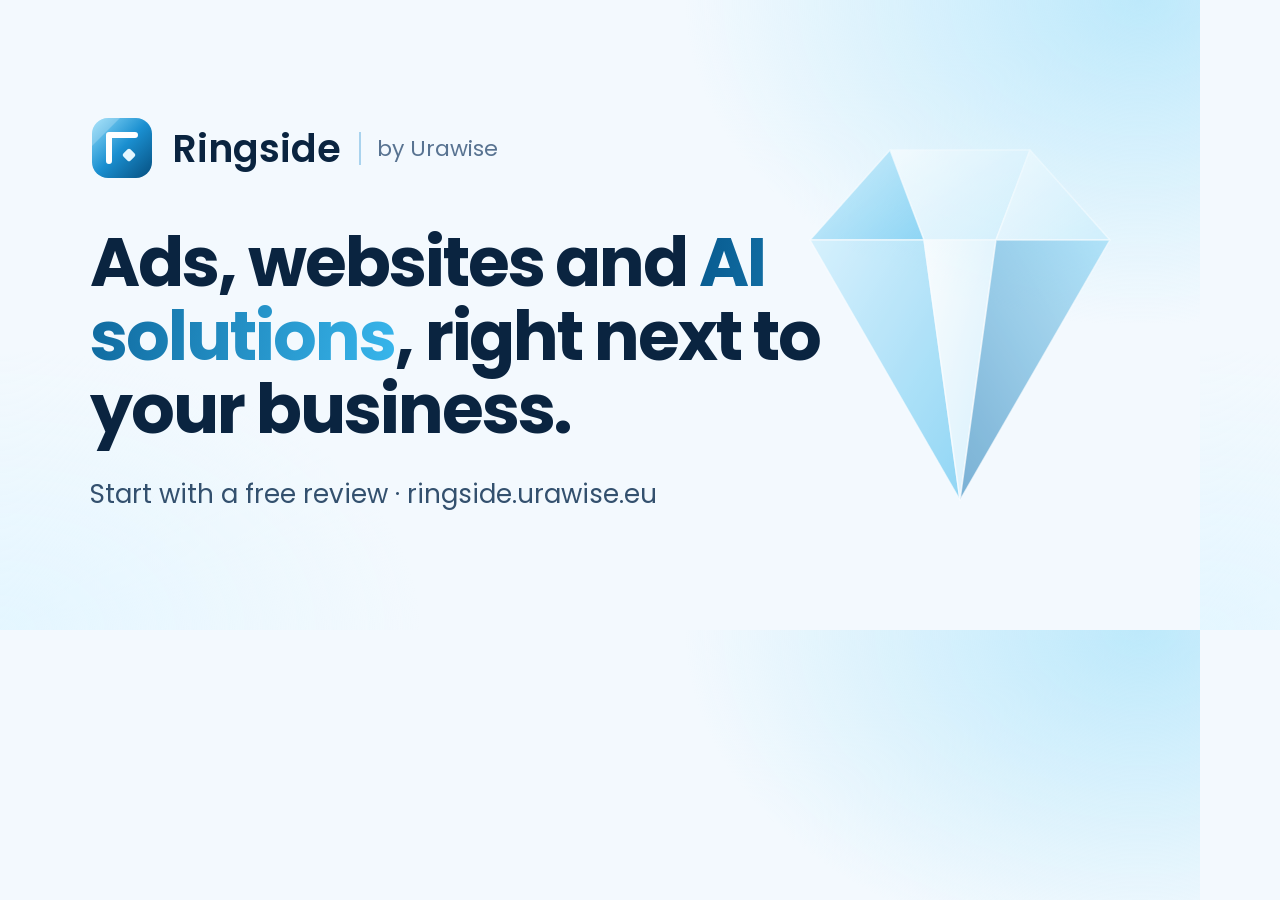
<file: _assets-src/og.html>
<!doctype html><html><head><meta charset="utf-8"><link rel="stylesheet" href="https://fonts.googleapis.com/css2?family=Poppins:wght@400;600;700&display=swap">
<style>html,body{margin:0;width:1200px;height:630px;overflow:hidden}body{font-family:Poppins,sans-serif;background:radial-gradient(700px 500px at 95% 0%,#bde9fb,transparent 65%),radial-gradient(600px 400px at 0% 100%,#e4f6ff,transparent 70%),#f3f9fe;color:#0a2440;display:flex;align-items:center;padding:0 90px;box-sizing:border-box;position:relative}
.b{display:flex;align-items:center;gap:18px;font-weight:600;font-size:38px;margin-bottom:46px}.b small{font-weight:400;font-size:22px;color:#587391;border-left:2px solid #a9d3ee;padding-left:16px}
h1{font-size:68px;line-height:1.08;letter-spacing:-.03em;margin:0;max-width:760px;font-weight:700}span.s{background:linear-gradient(100deg,#075a8f,#38b6ec);-webkit-background-clip:text;color:transparent}
p{font-size:26px;color:#33506e;margin:28px 0 0}.c{position:absolute;right:40px;top:90px;width:400px;opacity:.95}</style></head><body>
<div><div class="b"><img src="../favicon.svg" width="64" height="64">Ringside <small>by Urawise</small></div>
<h1>Ads, websites and <span class="s">AI solutions</span>, right next to your business.</h1><p>Start with a free review · ringside.urawise.eu</p></div>
<svg class="c" viewBox="0 0 400 440"><defs><linearGradient id="a" x1="0" y1="0" x2="1" y2="1"><stop offset="0" stop-color="#fff"/><stop offset="1" stop-color="#bde9fb"/></linearGradient><linearGradient id="b" x1="0" y1="0" x2="1" y2="1"><stop offset="0" stop-color="#bde9fb"/><stop offset="1" stop-color="#38b6ec"/></linearGradient><linearGradient id="c" x1="1" y1="0" x2="0" y2="1"><stop offset="0" stop-color="#7fd2f5"/><stop offset="1" stop-color="#0a6eae"/></linearGradient></defs><g stroke="#fff" stroke-opacity=".7" stroke-width="1.5" stroke-linejoin="round" opacity=".55"><polygon points="130,60 270,60 236,150 164,150" fill="url(#a)"/><polygon points="50,150 130,60 164,150" fill="url(#b)"/><polygon points="270,60 350,150 236,150" fill="url(#a)"/><polygon points="50,150 164,150 200,410" fill="url(#b)"/><polygon points="164,150 236,150 200,410" fill="url(#a)"/><polygon points="236,150 350,150 200,410" fill="url(#c)"/></g></svg>
</body></html>
</file>
<file: styles.css>
/* Ringside: crystal blue brand. Poppins throughout. */
:root {
  --bg: #f3f9fe;
  --bg-2: #e7f4fd;
  --surface: rgba(255, 255, 255, .74);
  --surface-solid: #ffffff;
  --ink: #0a2440;
  --ink-2: #33506e;
  --muted: #587391;
  --line: #cfe5f4;
  --line-strong: #a9d3ee;
  --brand: #0a6eae;
  --brand-ink: #075a8f;
  --crystal-1: #e4f6ff;
  --crystal-2: #bde9fb;
  --crystal-3: #7fd2f5;
  --crystal-4: #38b6ec;
  --btn-from: #064f80;
  --btn-to: #0b78bb;
  --btn-ink: #ffffff;
  --glow: rgba(56, 182, 236, .28);
  --deep: #061a30;
  --deep-2: #0b2e52;
  --deep-ink: #eaf7ff;
  --deep-muted: #b3cfe6;
  --whatsapp: #128c4a;
  --radius: 18px;
  --shadow: 0 1px 1px rgba(10, 36, 64, .04), 0 12px 32px rgba(10, 110, 174, .08);
  --font: 'Poppins', system-ui, -apple-system, 'Segoe UI', sans-serif;
  color-scheme: light;
}

@media (prefers-color-scheme: dark) {
  :root {
    --bg: #05111f;
    --bg-2: #081a2e;
    --surface: rgba(16, 42, 70, .55);
    --surface-solid: #0c2138;
    --ink: #e6f4ff;
    --ink-2: #bcd5ea;
    --muted: #8eabc6;
    --line: #17375a;
    --line-strong: #24507c;
    --brand: #7fd2f5;
    --brand-ink: #a6e1f9;
    --crystal-1: #0d2742;
    --crystal-2: #12406a;
    --crystal-3: #1f6fa6;
    --crystal-4: #38b6ec;
    --btn-from: #38b6ec;
    --btn-to: #8fdcfa;
    --btn-ink: #04203a;
    --glow: rgba(56, 182, 236, .22);
    --deep: #030b15;
    --deep-2: #0a2643;
    --whatsapp: #1fa85c;
    --shadow: 0 1px 1px rgba(0, 0, 0, .3), 0 14px 36px rgba(0, 0, 0, .35);
    color-scheme: dark;
  }
}

*, *::before, *::after { box-sizing: border-box; }
html { scroll-behavior: smooth; -webkit-text-size-adjust: 100%; }
@media (prefers-reduced-motion: reduce) { html { scroll-behavior: auto; } *, *::before, *::after { transition: none !important; animation: none !important; } }
body {
  margin: 0;
  background: var(--bg);
  color: var(--ink);
  font-family: var(--font);
  font-size: 16px;
  line-height: 1.65;
  overflow-x: hidden;
}
img, svg { display: block; max-width: 100%; }
a { color: var(--brand); }
h1, h2, h3 { line-height: 1.12; letter-spacing: -.025em; margin: 0; font-weight: 600; }
h1 { font-size: clamp(36px, 7vw, 66px); max-width: 15ch; font-weight: 700; }
h2 { font-size: clamp(27px, 4.2vw, 42px); max-width: 22ch; }
h3 { font-size: 19px; letter-spacing: -.01em; }
p { margin: 0; }
:focus-visible { outline: 3px solid var(--crystal-4); outline-offset: 3px; border-radius: 6px; }

.wrap { width: 100%; max-width: 1140px; margin: 0 auto; padding: 0 16px; position: relative; }
@media (min-width: 720px) { .wrap { padding: 0 32px; } }

.skip-link { position: absolute; left: -9999px; top: 8px; background: var(--surface-solid); padding: 8px 12px; z-index: 100; }
.skip-link:focus { left: 8px; }

/* Gradient text for key words */
.shine { background: linear-gradient(100deg, var(--brand-ink) 0%, var(--crystal-4) 55%, var(--brand) 100%); -webkit-background-clip: text; background-clip: text; color: transparent; }

/* Header */
.site-header { position: sticky; top: 0; z-index: 30; background: color-mix(in srgb, var(--bg) 78%, transparent); backdrop-filter: blur(14px) saturate(1.4); -webkit-backdrop-filter: blur(14px) saturate(1.4); border-bottom: 1px solid color-mix(in srgb, var(--line) 70%, transparent); }
.header-inner { display: flex; align-items: center; justify-content: space-between; gap: 12px; height: 66px; }
.brand { display: flex; align-items: center; gap: 10px; color: var(--ink); text-decoration: none; }
.brand-mark { width: 32px; height: 32px; flex: none; }
.brand-name { font-weight: 600; font-size: 20px; letter-spacing: -.02em; }
.brand-by { font-size: 12px; color: var(--muted); display: none; padding-left: 10px; border-left: 1px solid var(--line-strong); }
@media (min-width: 420px) { .brand-by { display: inline; } }
.site-nav { display: none; gap: 28px; }
.site-nav a { color: var(--ink-2); text-decoration: none; font-size: 14px; font-weight: 500; }
.site-nav a:hover { color: var(--brand); }
@media (min-width: 900px) { .site-nav { display: flex; } }
.header-actions { display: flex; align-items: center; gap: 10px; }
.visually-hidden { position: absolute; width: 1px; height: 1px; overflow: hidden; clip: rect(0 0 0 0); white-space: nowrap; }
.lang-select { position: relative; display: inline-flex; }
.lang-select::after { content: ''; position: absolute; right: 13px; top: 50%; width: 6px; height: 6px; border-right: 2px solid var(--ink-2); border-bottom: 2px solid var(--ink-2); transform: translateY(-70%) rotate(45deg); pointer-events: none; }
.lang-select select { appearance: none; -webkit-appearance: none; font: 500 14px var(--font); color: var(--ink); background: var(--surface); border: 1px solid var(--line-strong); border-radius: 999px; padding: 7px 32px 7px 14px; min-height: 40px; cursor: pointer; }
.lang-select select:hover { border-color: var(--brand); }
.header-actions .btn-small { display: none; }
@media (min-width: 560px) { .header-actions .btn-small { display: inline-flex; } }

/* Buttons */
.btn { position: relative; display: inline-flex; align-items: center; justify-content: center; gap: 10px; min-height: 50px; padding: 12px 26px; border-radius: 999px; border: 0; background: linear-gradient(135deg, var(--btn-from), var(--btn-to)); color: var(--btn-ink); font: 600 16px var(--font); text-decoration: none; cursor: pointer; box-shadow: 0 8px 24px var(--glow), inset 0 1px 0 rgba(255,255,255,.25); transition: transform .15s, box-shadow .15s; }
.btn:hover { transform: translateY(-2px); box-shadow: 0 14px 32px var(--glow), inset 0 1px 0 rgba(255,255,255,.25); }
.btn-small { min-height: 40px; padding: 8px 18px; font-size: 14px; }
.btn-ghost { background: var(--surface); color: var(--ink); border: 1px solid var(--line-strong); box-shadow: none; }
.btn-ghost:hover { box-shadow: none; border-color: var(--brand); }
.btn-block { width: 100%; }
.btn-whatsapp { background: var(--whatsapp); color: #fff; box-shadow: 0 8px 24px rgba(18, 140, 74, .25); }
.btn-whatsapp svg { width: 22px; height: 22px; }
.text-link { color: var(--ink-2); font-weight: 500; text-underline-offset: 5px; text-decoration-color: var(--crystal-3); }
.text-link:hover { color: var(--brand); }
.link-button { background: none; border: 0; padding: 0; color: inherit; font: inherit; text-decoration: underline; cursor: pointer; }

/* Hero */
.hero { position: relative; overflow: hidden; padding: 56px 0 72px; background:
  radial-gradient(700px 420px at 90% -10%, var(--crystal-2), transparent 65%),
  radial-gradient(520px 360px at 0% 100%, var(--crystal-1), transparent 70%),
  var(--bg); }
@media (min-width: 720px) { .hero { padding: 104px 0 120px; } }
.hero-inner { position: relative; z-index: 1; }
.hero-crystal { position: absolute; z-index: 0; right: -90px; top: -20px; width: 260px; opacity: .35; pointer-events: none; }
@media (min-width: 720px) { .hero-crystal { right: -40px; top: 40px; width: 520px; opacity: .9; } }
@media (min-width: 1100px) { .hero-crystal { right: 2%; } }
.hero-crystal svg { width: 100%; height: auto; animation: float 9s ease-in-out infinite; }
@keyframes float { 50% { transform: translateY(-12px) rotate(1.5deg); } }
.eyebrow { display: inline-flex; align-items: center; gap: 8px; color: var(--brand-ink); font-weight: 600; font-size: 12px; letter-spacing: .14em; text-transform: uppercase; margin-bottom: 16px; }
.eyebrow::before { content: ''; width: 10px; height: 10px; transform: rotate(45deg); border-radius: 2px; background: linear-gradient(135deg, var(--crystal-3), var(--crystal-4)); }
.hero .eyebrow { background: var(--surface); border: 1px solid var(--line-strong); border-radius: 999px; padding: 6px 14px; backdrop-filter: blur(8px); }
.lead { font-size: clamp(16px, 2.1vw, 19px); color: var(--ink-2); max-width: 56ch; margin-top: 22px; }
.hero-actions { display: flex; flex-wrap: wrap; align-items: center; gap: 16px 26px; margin-top: 34px; }
.hero-points { list-style: none; padding: 0; margin: 40px 0 0; display: flex; flex-wrap: wrap; gap: 10px; }
.hero-points li { background: var(--surface); border: 1px solid var(--line); border-radius: 12px; padding: 8px 14px; font-size: 14px; color: var(--ink-2); backdrop-filter: blur(8px); -webkit-backdrop-filter: blur(8px); }

/* Sections */
.section { position: relative; padding: 72px 0; }
@media (min-width: 720px) { .section { padding: 104px 0; } }
.section-alt { background: linear-gradient(180deg, var(--bg-2), var(--bg)); }
.section-lead { color: var(--ink-2); max-width: 60ch; margin-top: 18px; font-size: 17px; }
.split { display: grid; gap: 28px; }
@media (min-width: 860px) { .split { grid-template-columns: 1fr 1fr; gap: 64px; align-items: start; } }
.split > div > p:not(.eyebrow) { color: var(--ink-2); font-size: 17px; }

/* Glass cards */
.glass { background: var(--surface); border: 1px solid var(--line); border-radius: var(--radius); box-shadow: var(--shadow); backdrop-filter: blur(12px); -webkit-backdrop-filter: blur(12px); }

.cards { display: grid; gap: 18px; margin-top: 40px; }
@media (min-width: 860px) { .cards { grid-template-columns: repeat(3, 1fr); } }
.card { position: relative; overflow: hidden; padding: 28px; display: flex; flex-direction: column; gap: 12px; transition: transform .2s, border-color .2s; }
.card::after { content: ''; position: absolute; right: -40px; top: -40px; width: 120px; height: 120px; transform: rotate(45deg); background: linear-gradient(135deg, var(--crystal-2), transparent 70%); opacity: .7; pointer-events: none; }
.card:hover { transform: translateY(-3px); border-color: var(--line-strong); }
.card > p { color: var(--ink-2); }
.card-icon { width: 48px; height: 48px; border-radius: 14px; background: linear-gradient(135deg, var(--crystal-1), var(--crystal-2)); border: 1px solid var(--line-strong); color: var(--brand-ink); display: grid; place-items: center; }
.card-icon svg { width: 24px; height: 24px; fill: none; stroke: currentColor; stroke-width: 1.8; stroke-linecap: round; stroke-linejoin: round; }
.ticks { list-style: none; padding: 0; margin: 4px 0 0; display: grid; gap: 9px; }
.ticks li { position: relative; padding-left: 24px; color: var(--ink-2); font-size: 15px; }
.ticks li::before { content: ''; position: absolute; left: 3px; top: 9px; width: 8px; height: 8px; transform: rotate(45deg); border-radius: 1px; background: var(--crystal-4); }
.tag { margin-top: auto; font-size: 13px; color: var(--ink-2); background: var(--crystal-1); border: 1px dashed var(--line-strong); border-radius: 10px; padding: 8px 12px; }

.steps { list-style: none; padding: 0; margin: 40px 0 0; display: grid; gap: 18px; }
@media (min-width: 720px) { .steps { grid-template-columns: repeat(2, 1fr); } }
@media (min-width: 1000px) { .steps { grid-template-columns: repeat(4, 1fr); } }
.steps li { padding: 24px; }
.steps h3 { font-size: 18px; margin: 16px 0 8px; }
.steps p { color: var(--ink-2); font-size: 15px; }
.step-num { display: grid; place-items: center; width: 40px; height: 40px; border-radius: 12px; transform: rotate(45deg); background: linear-gradient(135deg, var(--btn-from), var(--btn-to)); color: var(--btn-ink); font-weight: 600; box-shadow: 0 6px 16px var(--glow); }
.step-num span { transform: rotate(-45deg); }

.chips { list-style: none; padding: 0; margin: 22px 0 0; display: flex; flex-wrap: wrap; gap: 8px; }
.chips li { border: 1px solid var(--line-strong); background: var(--surface); border-radius: 999px; padding: 6px 16px; font-size: 14px; color: var(--ink-2); }

.proof-empty { margin-top: 32px; padding: 28px; display: flex; gap: 18px; align-items: flex-start; border-style: dashed; border-color: var(--line-strong); }
.proof-empty img { width: 40px; height: 40px; flex: none; }
.proof-empty p { color: var(--ink-2); font-size: 17px; max-width: 62ch; }
.proof-grid { display: grid; gap: 18px; margin-top: 32px; }
@media (min-width: 720px) { .proof-grid { grid-template-columns: 1fr 1fr; } }
.proof-card { margin: 0; padding: 24px; }
.proof-number { font-weight: 700; font-size: 38px; color: var(--brand); }

.pricing-box { position: relative; overflow: hidden; display: flex; flex-direction: column; gap: 24px; padding: 30px; border-radius: 24px; background: linear-gradient(135deg, var(--crystal-1), var(--surface-solid) 60%); border: 1px solid var(--line-strong); box-shadow: var(--shadow); }
@media (min-width: 860px) { .pricing-box { flex-direction: row; align-items: center; justify-content: space-between; padding: 48px; } }
.price { font-weight: 600; font-size: clamp(19px, 2.4vw, 24px); line-height: 1.4; margin-top: 16px; max-width: 34ch; }
.muted { color: var(--muted); margin-top: 8px; font-size: 15px; }

/* Contact: deep crystal panel (same in both themes) */
.section-dark { color: var(--deep-ink); background:
  radial-gradient(600px 380px at 100% 0%, rgba(56, 182, 236, .35), transparent 70%),
  radial-gradient(500px 340px at 0% 100%, rgba(127, 210, 245, .18), transparent 70%),
  linear-gradient(160deg, var(--deep-2), var(--deep)); overflow: hidden; }
.section-dark .eyebrow { color: #9fe0fb; }
.section-dark .split > div > p:not(.eyebrow) { color: var(--deep-muted); margin-top: 18px; }
.contact-actions { display: flex; flex-direction: column; align-items: flex-start; gap: 16px; margin-top: 30px; }
.btn-outline-light { background: rgba(255, 255, 255, .06); color: var(--deep-ink); border: 1px solid rgba(159, 224, 251, .45); box-shadow: none; backdrop-filter: blur(8px); }
.btn-outline-light:hover { background: rgba(255, 255, 255, .12); box-shadow: none; }
.btn-outline-light svg { width: 22px; height: 22px; }
@media (min-width: 480px) { .contact-actions { flex-direction: row; flex-wrap: wrap; } }
.contact-form { background: var(--surface-solid); color: var(--ink); border-radius: 22px; padding: 24px; display: grid; gap: 16px; box-shadow: 0 24px 60px rgba(0, 0, 0, .3); border: 1px solid var(--line); }
@media (min-width: 720px) { .contact-form { padding: 34px; } }
.field { display: grid; gap: 6px; }
.field label { font-size: 14px; font-weight: 500; color: var(--ink-2); }
.field input, .field textarea { width: 100%; font: 16px var(--font); color: var(--ink); background: var(--bg); border: 1px solid var(--line-strong); border-radius: 12px; padding: 12px 14px; }
.field input:focus, .field textarea:focus { outline: 3px solid var(--glow); outline-offset: 0; border-color: var(--crystal-4); }
.field textarea { resize: vertical; min-height: 110px; }
.form-note { font-size: 13px; color: var(--muted); }
.form-error { font-size: 14px; color: #b42318; }
@media (prefers-color-scheme: dark) { .form-error { color: #ff8a80; } }

/* Footer */
.site-footer { background: var(--deep); color: var(--deep-muted); border-top: 1px solid rgba(127, 210, 245, .14); padding: 44px 0 130px; font-size: 13px; }
@media (min-width: 720px) { .site-footer { padding-bottom: 52px; } }
.footer-inner { display: grid; gap: 24px; }
@media (min-width: 860px) { .footer-inner { grid-template-columns: 1fr 1.4fr; } }
.footer-brand { display: flex; align-items: center; gap: 10px; font-weight: 600; font-size: 20px; color: var(--deep-ink); margin-bottom: 8px; }
.footer-brand .brand-mark { width: 28px; height: 28px; }
.footer-brand span { font-weight: 400; font-size: 13px; color: var(--deep-muted); }
.footer-legal { display: grid; gap: 8px; }

/* Cookie banner */
.cookie-banner { position: fixed; left: 12px; right: 12px; bottom: 12px; z-index: 50; max-width: 520px; margin-left: auto; background: var(--surface-solid); color: var(--ink); border: 1px solid var(--line-strong); border-radius: 16px; box-shadow: 0 16px 44px rgba(6, 26, 48, .22); padding: 14px 16px; display: flex; flex-wrap: wrap; align-items: center; gap: 10px 16px; font-size: 14px; }
.cookie-banner[hidden] { display: none; }
.cookie-banner p { flex: 1 1 240px; }
.cookie-actions { display: flex; gap: 8px; }

/* Privacy page */
.legal-page { padding-top: 40px; }
@media (min-width: 720px) { .legal-page { padding-top: 64px; } }
.legal { max-width: 820px; margin: 0 auto; padding: 24px; }
@media (min-width: 720px) { .legal { padding: 48px; } }
.legal h1 { font-size: clamp(30px, 5vw, 44px); max-width: none; }
.legal h2 { font-size: 20px; max-width: none; margin: 32px 0 10px; }
.legal p, .legal li { color: var(--ink-2); }
.legal p + p { margin-top: 12px; }
.legal ul { padding-left: 20px; margin: 10px 0 0; display: grid; gap: 8px; }
.legal-updated { margin-top: 8px; font-size: 14px; color: var(--muted) !important; }
.legal > p:nth-of-type(3) { margin-top: 20px; }
.footer-link, .footer-legal a { color: var(--deep-ink); }

/* Ringside Scout section */
.scout-intro h2 + p { margin-top: 18px; }
.scout-actions { display: flex; flex-wrap: wrap; gap: 12px; margin-top: 24px; }
.signin-link { display: none; color: var(--ink-2); font-size: 14px; font-weight: 500; text-decoration: none; }
.signin-link:hover { color: var(--brand); }
@media (min-width: 720px) { .signin-link { display: inline; } }

/* Contact form: interests, consent, spam trap, success */
/* The form and the thank-you box use display: grid, which would override the hidden attribute. */
.contact-form[hidden], .form-success[hidden] { display: none; }
.interests { border: 1px solid var(--line-strong); border-radius: 12px; padding: 12px 14px 14px; margin: 0; display: grid; gap: 8px; }
@media (min-width: 520px) { .interests { grid-template-columns: 1fr 1fr; } }
.interests legend { padding: 0 6px; font-size: 14px; font-weight: 500; color: var(--ink-2); }
.check { display: flex; align-items: flex-start; gap: 10px; font-size: 15px; color: var(--ink); cursor: pointer; }
.check input { width: 18px; height: 18px; margin-top: 2px; flex: none; accent-color: var(--crystal-4); }
.consent { font-size: 14px; color: var(--ink-2); }
.consent a { color: var(--brand); }
.hp { position: absolute; left: -10000px; width: 1px; height: 1px; overflow: hidden; }
.form-success h3 { margin: 0; }
.form-success p { color: var(--ink-2); }
.form-error a { color: inherit; font-weight: 600; }
</file>
